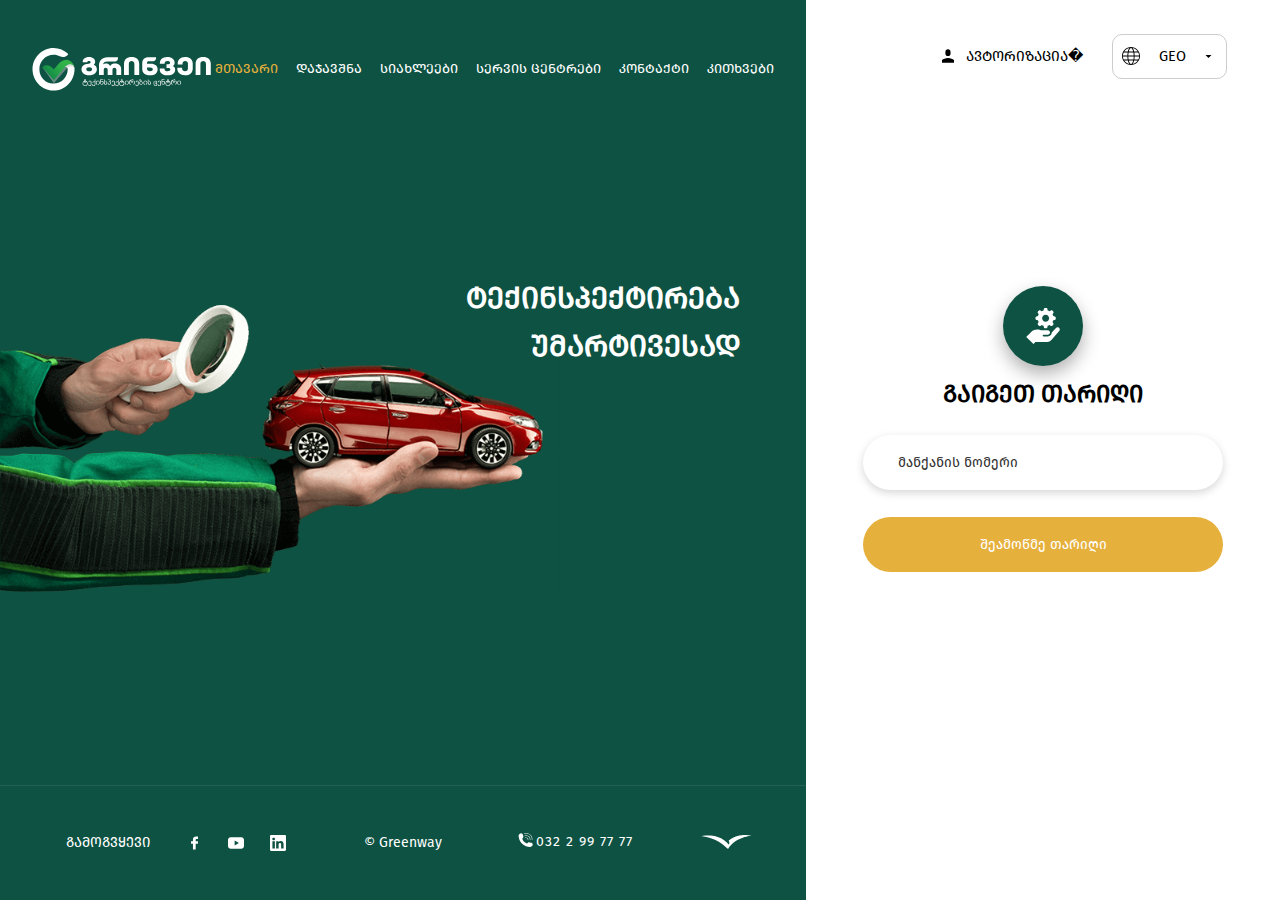
<file: sorce/files/logo/saveweb2zip-com-greenway-ge (1)/index.html>
<!DOCTYPE html><html data-lang="ka" data-page="home" data-browser=""><head>
    <meta charset="utf-8">
    <meta http-equiv="X-UA-Compatible" content="IE=edge">
    <meta name="viewport" content="width=device-width, initial-scale=1.0, maximum-scale=1.0, user-scalable=no">
    <title>ტექდათვალიერება უმარტივესად გრინვეი</title>

    <link href="css/main_1.css" rel="stylesheet">

    <link href="css/main.css" rel="stylesheet">
    <link async="" href="css/fonts.min.css" rel="stylesheet">


    <!-- Google Tag Manager -->
    <script>
    (function (w, d, s, l, i) {
            w[l] = w[l] || []; w[l].push({
                'gtm.start':
                    new Date().getTime(), event: 'gtm.js'
            }); var f = d.getElementsByTagName(s)[0],
                j = d.createElement(s), dl = l != 'dataLayer' ? '&l=' + l : ''; j.async = true; j.src =
                    'https://www.googletagmanager.com/gtm.js?id=' + i + dl; f.parentNode.insertBefore(j, f);
        })(window, document, 'script', 'dataLayer', 'GTM-PHFNTHZ');</script>
    <!-- End Google Tag Manager -->
    <!-- meta tags -->
    <meta name="description" content="გაიგე ტექინსპექტირების თარიღი და ფასი, გაიარე მანქანის ტექდათვალიერება.
">
    <meta name="keywords" content="ტექდათვალიერება, teqdatvaliereba, teqinspeqtireba, PTI, ინსპექტირება, ტექინსპეტირება, ტეხასმოტრი">
    <!-- Open Graph data -->
    <meta property="og:url" content="https://greenway.ge/">
    <meta property="fb:app_id" content="">
    <meta property="og:type" content="website">
    <meta property="og:title" content="გრინვეი - ტექდათვალიერება უმარტივესად ">
    <meta property="og:description" content="ტექდათვალიერება უმარტივესად�
">
    <meta property="og:image" content="images/share-image_364f7884.jpeg">

    <link rel="shortcut icon" type="image/png" href="images/Favicon.ico">
    <link rel="shortcut icon" type="image/png" href="images/Favicon.ico">
    

    <!-- Global site tag (gtag.js) - Google Analytics -->
<script async="" src="https://www.googletagmanager.com/gtag/js?id=UA-130586071-1"></script>
<script>
  window.dataLayer = window.dataLayer || [];
  function gtag(){dataLayer.push(arguments);}
  gtag('js', new Date());

  gtag('config', 'UA-130586071-1');
</script>
</head>

<body class="">
    <!-- Google Tag Manager (noscript) -->
    <noscript>
        <iframe src="https://www.googletagmanager.com/ns.html?id=GTM-PHFNTHZ"
                height="0" width="0" style="display:none;visibility:hidden"></iframe>
    </noscript>
    <!-- End Google Tag Manager (noscript) -->

    
    <div class="container body-content">
        <div class="header">
            <a href="/ka" class="logo white">
                    <img class="white" src="images/greenway-logo-geo.svg" alt="company logo">
                    <img class="blue" src="images/greenway-logo-geo-blue.svg" alt="company logo">

            </a>
            
<div class="menu header-text">
    <ul class="menu-list">
        <li class="active   ">




                <a href="/ka/home">მთავარი</a>
        </li>
        <li class="   ">

                <a href="/ka/booking/prebookingstep">დაჯავშნა</a>
        </li><li class="   ">




                <a href="/ka/news">სიახლეები</a>
        </li>
        <li class="   ">




                <a href="/ka/service-centers">სერვის ცენტრები</a>
        </li>
        <li class="   ">




                <a href="/ka/contact">კონტაქტი</a>
        </li>
        <li class="   ">




                <a href="/ka/faq">კითხვები</a>
        </li>

    </ul>
</div>

                <div class="autorization">
                    


    <span class="auth-icon">
        <svg role="img"><use xlink:href="#icon-auth"></use></svg>
    </span>
        <form data-url="/ka/Account/GetLogin" data-type="post">
            <div class="get_login_form header-text"> ავტორიc1   ზაცია�</div>
        </form>

                </div>

<div class="menu burger header-text">
    <div class="burger-btn">
        <span></span>
        <span></span>
        <span></span>
        <span></span>
    </div>
    <ul class="menu-list">

            <li class="active">
                <a href="/ka/home">მთავარი</a>
            </li>
                <li class="">
                    <a href="/ka/booking/prebookingstep">დაჯავშნა</a>
                </li>
            <li class="">
                <a href="/ka/news">სიახლეები</a>
            </li>
            <li class="">
                <a href="/ka/service-centers">სერვის ცენტრები</a>
            </li>
            <li class="">
                <a href="/ka/contact">კონტაქტი</a>
            </li>
            <li class="">
                <a href="/ka/faq">კითხვები</a>
            </li>
        <li class="social">
            <label class="pre-text">Get In Touch</label>
            <div class="icons">

                    <a target="_blank" href="https://www.facebook.com/umartivesad.ge" class="fb icon">
                        <svg role="img"><use xlink:href="#icon-fb"></use></svg>
                    </a>


                    <a target="_blank" href="https://www.youtube.com/channel/UCGX9bukSLVTSDDS3BKhkTeA" class="youtube icon">
                        <svg role="img"><use xlink:href="#icon-youtube"></use></svg>
                    </a>

                    <a target="_blank" href="https://www.linkedin.com/company/greenway-georgia/" class="in icon">
                        <svg role="img"><use xlink:href="#icon-in"></use></svg>
                    </a>

            </div>
        </li>
        <li class="ls-sect">
            <span class="copyright">© Greenway</span>
            <div>
                <a href="#">
                    <span style="display: inline-block; letter-spacing: 1px; margin:auto">032 2 99 77 77</span>
                </a>
                <div style="height:20px; width:40px;float:right;margin-top:5px;">
                    <a target="_blank" href="https://leavingstone.com" class="ls">
                        <svg role="img"><use xlink:href="#icon-leavingstone"></use></svg>
                    </a>
                </div>
            </div>
        </li>
    </ul>

</div>
<div class="language">
    <span class="lang-icon"><svg role="img"><use xlink:href="#icon-lang"></use></svg></span>
    <label class="current-lang">GEO</label>
    <ul class="lang-list">
                <li style="width:100%"><div><a class="" style=" display: block;" href="/en">EN</a></div></li>
    </ul>
    <span class="lang-dd-icon"><svg role="img"><use xlink:href="#icon-dd-arrow-lang"></use></svg></span>
</div>


<div class="language burger">
    <span class="lang-icon"><svg role="img"><use xlink:href="#icon-lang"></use></svg></span>
    <ul class="lang-list">
                <li><a class="" href="/en">EN</a></li>
    </ul>
</div>

        </div>
        



<link href="css/vanillaCalendar.css" rel="stylesheet">

<div class="animating-container-wrapper">
    <div class="left-animating-content">
        <div class="sequence-container-wrapper">
            <div class="paralax-content">
                <div class="cars-flag item sequence-item animating">

                </div>
                <div class="anim-text-content">
                    <div class="text">
                        ტექინსპექტირება<br>
უმარტივესად
                    </div>
                </div>
            </div>
        </div>
    </div>
</div>

<div class="mobile-form-content">
    <div class="direction-el" data-transform="0">
        <section class="fixed-container welcome-container-wrapper">
            <div class="fixed-container-content welcome-container-content">
                <div class="bluegreen fixed-container-content center-container-content">
                    <div class="section-info-wrapper">
                        <h1 class="title">ტექინსპექტირება<br>უმარტივესად</h1>
                        <div class="image-contaienr">
                            <img src="images/mbile-main-image.png" alt="ტექინსპექტირება უმარტივესად">
                        </div>
                        <div class="page-content">
                            <div class="submit-btn tech-date-form text-center hide-first-form">
                                <svg role="img"><use xlink:href="#icon-registration"></use></svg>
                                შეამოწმე თარიღი
                            </div>
                                <div class="submit-btn btn-border">
                                    <svg role="img"><use xlink:href="#icon-auth"></use></svg>
                                    <form data-url="/ka/Account/GetLogin" data-type="post">
                                        <div class="text-center get_register_form hide-first-form">ავტორიზაცია</div>
                                    </form>
                                </div>
                        </div>

                    </div>
                </div>


            </div>
        </section>
        <section class="fixed-container center-container-wrapper">
            <div class="section-info-wrapper">
                <h1 class="title">ტექინსპექტირება უმარტივესად</h1>
                <div class="image-contaienr">
                    <img src="images/mobile-page-2.png" alt="დარეგისტრირდი და გაიგე ტექინსპექტირების ზუსტი თარიღი">
                </div>
                <div class="page-content">

                    <p class="desc">
                        დარეგისტრირდი და გაიარე ტექინსპექტირება მთელი საქართველოს მასშტაბით
                    </p>
                        <div class="submit-btn">
                            <svg role="img"><use xlink:href="#icon-auth"></use></svg>
                            <form data-url="/ka/Account/GetRegister" data-type="post">
                                <div class="text-center get_register_form hide-first-form">რეგისტრაცია</div>
                            </form>
                        </div>
                </div>

            </div>
        </section>
        <section class="fixed-container final-container-wrapper">
            <div class="rebeccapurple fixed-container-content final-container-content">
                <div class="section-info-wrapper">
                    <h1 class="title">
                        დაჯავშნე ვიზიტი<br>მთელი საქართველოს<br>მასშტაბით
                    </h1>
                    <div class="image-contaienr">
                        <img src="images/mobile-page-3.png" alt="დაჯავშნე ვიზიტი მთელი საქართველოს მასშტაბით">
                    </div>
                    <div class="page-content">
                        <p class="desc">
                            დაჯავშნე ვიზიტი გრინვეის მიერ ავტორიზებულ ნებისმიერ ფილიალში, მთელი საქართველოს მაშტაბით!
                        </p>
                        <div class="submit-btn mobile-booking-btn">
                            <svg role="img"><use xlink:href="#icon-mobile-3"></use></svg>
                            <a href="/ka/booking">
                                <div class="text-center">დაჯავშნე ვიზიტი</div>
                            </a>
                        </div>
                    </div>

                </div>
            </div>
        </section>
    </div>
    <div class="dots">
        <span class="active"></span>
        <span></span>
        <span></span>
    </div>
</div>

<div class="social-modal content-container">
    <div class="social-modal-content on-click-disable">
        <div class="close-icon"></div>
        <p class="title header-text">მოიწონე ჩვენი გვერდი</p>
        <div class="fb-page" data-href="https://www.facebook.com/umartivesad.ge" data-width="380" data-hide-cover="false" data-show-facepile="true">
        </div>
    </div>
</div>

<script src="js/js.cookie.min.js"></script>




            <footer>
                <div class="social">
                    <label class="pre-text header-text">გამოგვყევი</label>
                        <a target="_blank" href="https://www.facebook.com/umartivesad.ge" class="fb icon">
                            <svg role="img"><use xlink:href="#icon-fb"></use></svg>
                        </a>


                        <a target="_blank" href="https://www.youtube.com/channel/UCGX9bukSLVTSDDS3BKhkTeA" class="youtube icon">
                            <svg role="img"><use xlink:href="#icon-youtube"></use></svg>
                        </a>

                        <a target="_blank" href="https://www.linkedin.com/company/greenway-georgia/" class="in icon">
                            <svg role="img"><use xlink:href="#icon-in"></use></svg>
                        </a>

                </div>
                <span class="copyright">© Greenway</span>
                <div>
                    <a href="#">
                        <span style="display: inline-block; letter-spacing: 1px; "><img src="images/phone_icon.svg" alt="company logo" style="width: 20px; height: 20px; display: inline-block; vertical-align: bottom; ">032 2 99 77 77</span>
                    </a>

                    <div style="height:20px; width:40px;float:right;margin-top:5px;">
                        <a target="_blank" href="https://leavingstone.com" class="ls">
                            <svg role="img"><use xlink:href="#icon-leavingstone"></use></svg>
                        </a>
                    </div>
                </div>



            </footer>
    </div>
        <div class="right-bar">
            <div class="header">
                <div class="header-content">
                    <div class="autorization">
                        


    <span class="auth-icon">
        <svg role="img"><use xlink:href="#icon-auth"></use></svg>
    </span>
        <form data-url="/ka/Account/GetLogin" data-type="post">
            <div class="get_login_form header-text"> ავტორიზაცია�</div>
        </form>

                    </div>
                    
<div class="language">
    <span class="lang-icon"><svg role="img"><use xlink:href="#icon-lang"></use></svg></span>
    <label class="current-lang">GEO</label>
    <ul class="lang-list">
                <li style="width:100%"><div><a class="" style=" display: block;" href="/en">EN</a></div></li>
    </ul>
    <span class="lang-dd-icon"><svg role="img"><use xlink:href="#icon-dd-arrow-lang"></use></svg></span>
</div>


                </div>
            </div>
            <div class="content scrollable-box" style="overflow:scroll" id="right_bar_content">
                <div class="form-content reset-height">
                    <section class="calculate-price">
                        

<div class="section-info-wrapper">
    <div class="settings-icon">
        <svg role="img"><use xlink:href="#icon-registration"></use></svg>
    </div>
    <h1 class="title">გაიგეთ თარიღი</h1>
</div>

<div class="calculate-price-form form-container">
    <form data-url="/ka/Home/CalculatePrice" data-type="post" class="car-info-form default-form">
        <input name="__RequestVerificationToken" type="hidden" value="VaVPtWDyQVGz9q2sBHdDZRvKJWAoXVHG9BebARK-2wZIObAUYfvoHjLHgo2Y8t4sPeZ2XXcFmSrZcyxw7zlMx5yaffJLJ-sIwdP9Imoxk1g1">
        <div class="validate-input">
            <input autofocus="autofocus" class="form-input text-box single-line" data-val="true" data-val-carnumbervalidate="asdasd" data-val-required="მანქანის ნომერი სავალდებულო ველია" id="RegistrationNumber" name="RegistrationNumber" placeholder="მანქანის ნომერი" type="text" value="">
            <span class="field-validation-valid" data-valmsg-for="RegistrationNumber" data-valmsg-replace="true"></span>
        </div>
       
        <button type="button" class="submit_car_info submit-btn">შეამოწმე თარიღი</button>
    </form>
</div>


                    </section>
                </div>
            </div>
            <div class="loader-container">
                <span class="loader"></span>
            </div>
        </div>
    <div id="svg-icons-container" class="hidden">

        <!--? version="1.0" encoding="UTF-8"?--><svg xmlns="http://www.w3.org/2000/svg" xmlns:xlink="http://www.w3.org/1999/xlink"><defs><path id="icon-car-slider-arrow-a" d="M0 0h104v189.1H0z"></path><path id="icon-live-a" d="M0 0h69.1v41H0z"></path><path id="icon-mobile-3-a" d="M0 0h468.3v646.3H0z"></path><path id="SVGID_1_" d="M0 0h402.2v306H0z"></path><path id="icon-remove-a" d="M0 0h249.1v340.2H0z"></path></defs><symbol id="icon-auth" viewBox="0 0 55.4 62.6"><path d="M27 31.7h1.1c6.2 0 11.3-5 11.3-11.3v-9.2C39.4 5 34.4 0 28.2 0H27c-6.2 0-11.3 5-11.3 11.3v9.2c.1 6.2 5.1 11.2 11.3 11.2zm26.9 17.2c-3.7-2.6-14-8.4-26.1-8.5h-.1-.1c-12.1.1-22.4 5.9-26.1 8.5-.5.3-.9.6-1.2 1.4-.3.7-.3 2-.3 2v10.3h55.4V52.3s0-1.3-.3-2-.7-1-1.2-1.4z"></path></symbol><symbol id="icon-car-slider-arrow" viewBox="0 0 104 189.1"><clipPath id="icon-car-slider-arrow-b"><use xlink:href="#icon-car-slider-arrow-a" overflow="visible"></use></clipPath><path d="M26.3 99.6l-.1-.2-.1-.1v-.1l-.1-.1V99h-.2v-.1l-.1-.1v-.1l-.1-.1v-.1l-.1-.1v-.1l-.1-.1-.1-.1-.1-.2c-.5-1-.7-2.2-.7-3.4 0-1.2.3-2.3.7-3.4l.1-.2.1-.1.1-.1v-.1l.1-.1v-.1l.1-.1v-.1l.1-.1V90l.1-.1v-.1l.1-.1v-.1l.1-.1.1-.1.6-.6 2.3-2.3h-.4l71.4-71.4c3.1-3.1 3.1-8.2 0-11.3C97 .7 91.9.7 88.8 3.8l-85 85-.6.6-.1.1-.1.1v.1l-.1.3v.1l-.1.1v.1l-.1.1v.1l-.1.1v.1l-.1.1v.1l-.1.1h-.1l-.1.2c-.5 1-.7 2.2-.7 3.4 0 1.2.3 2.3.7 3.4l.1.2.1.1.1.1v.1l.1.1v.1l.1.1v.1l.1.1v.1l.1.1v.1l.1-.1v.1l.1.1.1.1.6.6 85 85c3.1 3.1 8.2 3.1 11.3 0 3.1-3.1 3.1-8.2 0-11.3l-71.4-71.4h.4l-2.3-2.3-.5-.5" clip-path="url(#icon-car-slider-arrow-b)" fill-rule="evenodd" clip-rule="evenodd"></path><path d="M26.3 99.6h0l-.1-.2h0l-.1-.1v-.1l-.1-.1V99h-.2v-.1l-.1-.1v-.1l-.1-.1v-.1l-.1-.1v-.1l-.1-.1h0l-.1-.1h0l-.1-.2h0c-.5-1-.7-2.2-.7-3.4 0-1.2.3-2.3.7-3.4h0l.1-.2h0l.1-.1h0l.1-.1v-.1l.1-.1v-.1l.1-.1v-.1l.1-.1V90l.1-.1v-.1l.1-.1v-.1l.1-.1h0l.1-.1h0l.6-.6 2.3-2.3h-.4l71.4-71.4c3.1-3.1 3.1-8.2 0-11.3C97 .7 91.9.7 88.8 3.8l-85 85-.6.6h0l-.1.1h0l-.1.1v.1l-.1.3v.1l-.1.1v.1l-.1.1v.1l-.1.1v.1l-.1.1v.1l-.1.1h0-.1 0l-.1.2h0c-.5 1-.7 2.2-.7 3.4 0 1.2.3 2.3.7 3.4h0l.1.2h0l.1.1h0l.1.1v.1l.1.1v.1l.1.1v.1l.1.1v.1l.1.1v.1l.1-.1v.1l.1.1h0l.1.1h0l.6.6 85 85c3.1 3.1 8.2 3.1 11.3 0 3.1-3.1 3.1-8.2 0-11.3l-71.4-71.4h.4l-2.3-2.3-.5-.5z" clip-path="url(#icon-car-slider-arrow-b)" fill="none" stroke="#000" stroke-width="3" stroke-miterlimit="10"></path></symbol><symbol id="icon-contact-email" viewBox="0 0 78 57"><path d="M55.1 29.3l22.5 22.5c.3-.8.4-1.6.4-2.5V7.7c0-.4 0-.9-.1-1.3L55.1 29.3zM41.8 36.9L76.1 2.6C74.6 1 72.6 0 70.3 0H7.7C5.4 0 3.3 1 1.9 2.6l34.3 34.3c1.6 1.5 4 1.5 5.6 0"></path><path d="M44.6 39.7C43.1 41.2 41.1 42 39 42c-2.1 0-4.1-.8-5.6-2.3l-7.6-7.6-23.1 23c1.4 1.2 3.1 1.9 5 1.9h62.5c1.9 0 3.7-.7 5-1.9l-23-23-7.6 7.6zM22.9 29.3L.1 6.4c-.1.5-.1.9-.1 1.3v41.5c0 .9.2 1.7.4 2.5l22.5-22.4z"></path></symbol><symbol id="icon-contact-location" viewBox="0 0 67 89.9"><path d="M67 33.5C67 15 52 0 33.5 0S0 15 0 33.5C0 40.3 2.1 46.7 5.6 52v.1c.6.8 1.2 1.7 1.8 2.4l26.1 35.3S60.8 52.9 61.4 52v-.1c3.5-5.2 5.6-11.6 5.6-18.4M33.5 47C26 47 20 41 20 33.5S26 20 33.5 20 47 26 47 33.5 41 47 33.5 47"></path></symbol><symbol id="icon-contact-mobile" viewBox="0 0 60 53.8"><path d="M52 0H8C3.6 0 0 3.6 0 8v26c0 4.4 3.6 8 8 8h2v9.8c0 1.8 2.2 2.7 3.4 1.4L24.7 42H52c4.4 0 8-3.6 8-8V8c0-4.4-3.6-8-8-8zM17.1 24.3c-2.2 0-4-1.8-4-4s1.8-4 4-4 4 1.8 4 4-1.8 4-4 4zm12.9 0c-2.2 0-4-1.8-4-4s1.8-4 4-4 4 1.8 4 4-1.8 4-4 4zm12.9 0c-2.2 0-4-1.8-4-4s1.8-4 4-4 4 1.8 4 4-1.8 4-4 4z"></path></symbol><symbol id="icon-contact-phone" viewBox="0 0 60 60"><path d="M58.7 46c1.6 1.3 1.8 3.5.3 5l-6.5 6.5c-6.6 6.6-26.6-1.1-37.7-12.3C3.5 34.2-4.1 14.1 2.4 7.6L9 1c1.5-1.5 3.7-1.3 5 .3l7.9 10.1c1.3 1.6 1.1 4.2-.4 5.7l-4.3 4.3c-1.5 1.5-1.8 4.1-.8 6 0 0 2.1 4.3 7 9.2s9.2 7 9.2 7c1.8 1.1 4.5.7 6-.8l4.3-4.3c1.5-1.5 4-1.6 5.7-.4L58.7 46z"></path></symbol><symbol id="icon-dd-arrow-lang" viewBox="0 0 26 13"><path d="M0 0l13 13L26 0z"></path></symbol><symbol id="icon-edit-img-mobile" viewBox="0 0 14 14"><path class="st0" d="M3.1 0C1.4 0 0 1.4 0 3.1v5.7C0 10.6 1.4 12 3.1 12h4.2c.6 1.2 1.8 2 3.1 2 1.9 0 3.5-1.6 3.5-3.5 0-1.4-.8-2.6-2-3.1V3.1C12 1.4 10.6 0 8.9 0H3.1zm0 1h5.7C10 1 11 2 11 3.1V7h-.5c-.8 0-1.5.2-2.1.7-.7-.4-1.5-.7-2.3-.7 1.3 0 2.4-1.1 2.4-2.5S7.4 2 6 2 3.5 3.1 3.5 4.5c0 1.3 1.1 2.4 2.4 2.5-2 0-3.8 1.2-4.5 3-.3-.3-.4-.7-.4-1.1V3.1C1 2 2 1 3.1 1m7.4 7c1.4 0 2.5 1.1 2.5 2.5S11.9 13 10.5 13 8 11.9 8 10.5 9.1 8 10.5 8m0 .8l-1.8 1.3.6.8.7-.5V12h1v-1.6l.7.5.6-.8-1.8-1.3z"></path></symbol><symbol id="icon-edit-img" viewBox="0 0 60 59.1"><path class="st0" d="M34 55.7c0 2.2 1.8 3.7 3.9 3.2 0 0-1.2.3.1 0C50.7 55.4 60 43.8 60 30 60 13.4 46.6 0 30 0S0 13.4 0 30c0 13.8 9.3 25.4 22 28.9 1.3.4.1 0 .1 0 2.2.4 3.9-1 3.9-3.2v-25c0-.6-.3-.7-.7-.3l-4.4 4.4c-3.8 3.8-9.4-1.8-5.7-5.6L27.4 17c1.4-1.4 3.6-1.4 5 0l12.3 12.2c3.8 3.8-1.9 9.4-5.6 5.7-1.2-1.2-4.4-4.5-4.4-4.5-.4-.4-.7-.3-.7.3v25z"></path></symbol><symbol id="icon-edit" viewBox="0 0 21.9 21.9"><path class="st0" d="M6.5 19.7L19.2 6.9 15 2.7 2.3 15.4l4.2 4.3zm-.8.5l-5 1.7c-.4.1-.8-.2-.7-.6l1.7-5 4 3.9zm14.2-14l1.4-1.4c.8-.8.8-2.1 0-2.8L19.9.6c-.8-.8-2.1-.8-2.8 0L15.7 2l4.2 4.2z"></path></symbol><symbol id="icon-faq" viewBox="0 0 90 90"><path class="st0" d="M45 0C20.1 0 0 20.1 0 45s20.1 45 45 45 45-20.1 45-45S69.9 0 45 0m5 70H40V60h10v10zm4-23c-2.5 1.9-4 4.6-4 7.4v.6H40v-.6c0-6 2.9-11.6 8-15.4 1.3-1 2.1-2.5 2-4.2-.1-2.6-2.3-4.8-4.9-4.9-1.4 0-2.7.5-3.6 1.4-1 .9-1.5 2.2-1.5 3.6H30c0-4.1 1.6-7.9 4.5-10.8 2.9-2.8 6.8-4.4 10.9-4.2 7.8.2 14.4 6.8 14.6 14.6.1 4.9-2.1 9.6-6 12.5"></path></symbol><symbol id="icon-fb" viewBox="0 0 52 96.1"><path d="M50 0H37.5c-14 0-23.1 9.3-23.1 23.7v10.9H2c-1.1 0-2 .9-2 2v15.8c0 1.1.9 2 2 2h12.5v39.9c0 1.1.9 2 2 2h16.4c1.1 0 2-.9 2-2v-40h14.7c1.1 0 2-.9 2-2V36.5c0-.5-.2-1-.6-1.4-.4-.4-.9-.6-1.4-.6H34.8v-9.2c0-4.4 1.1-6.7 6.8-6.7H50c1.1 0 2-.9 2-2V2c0-1.1-.9-2-2-2"></path></symbol><symbol id="icon-goback" viewBox="0 0 49.8 40"><path d="M25.7 40l-18-18h42.1v-4H7.7l18-18H20L0 20l20 20z"></path></symbol><symbol id="icon-gotomap"><path fill="none" d="M0 0h24v24H0V0z"></path><path d="M22.43 10.59l-9.01-9.01c-.75-.75-2.07-.76-2.83 0l-9 9c-.78.78-.78 2.04 0 2.82l9 9c.39.39.9.58 1.41.58.51 0 1.02-.19 1.41-.58l8.99-8.99c.79-.76.8-2.02.03-2.82zm-10.42 10.4l-9-9 9-9 9 9-9 9zM8 11v4h2v-3h4v2.5l3.5-3.5L14 7.5V10H9c-.55 0-1 .45-1 1z"></path></symbol><symbol id="icon-in" viewBox="0 0 430.117 430.118"><path d="M398.355 0H31.782C14.229 0 .002 13.793.002 30.817v368.471c0 17.025 14.232 30.83 31.78 30.83h366.573c17.549 0 31.76-13.814 31.76-30.83V30.817C430.115 13.798 415.904 0 398.355 0zM130.4 360.038H65.413V165.845H130.4v194.193zM97.913 139.315h-.437c-21.793 0-35.92-14.904-35.92-33.563 0-19.035 14.542-33.535 36.767-33.535 22.227 0 35.899 14.496 36.331 33.535 0 18.663-14.099 33.563-36.741 33.563zm266.746 220.723h-64.966v-103.9c0-26.107-9.413-43.921-32.907-43.921-17.973 0-28.642 12.018-33.327 23.621-1.736 4.144-2.166 9.94-2.166 15.728v108.468h-64.954s.85-175.979 0-194.192h64.964v27.531c8.624-13.229 24.035-32.1 58.534-32.1 42.76 0 74.822 27.739 74.822 87.414v111.351zM230.883 193.99c.111-.182.266-.401.42-.614v.614h-.42z"></path></symbol><symbol id="icon-info" viewBox="0 0 56 56"><path d="M25.9 22.9H30v18h-4.1zM25.9 15.1H30v4.2h-4.1z"></path><path class="st0" d="M28 56C12.5 56 0 43.5 0 28S12.5 0 28 0s28 12.5 28 28-12.5 28-28 28m0-51.8C14.8 4.2 4.2 14.8 4.2 28c0 13.2 10.7 23.8 23.8 23.8 13.2 0 23.8-10.7 23.8-23.8C51.8 14.8 41.2 4.2 28 4.2"></path></symbol><symbol id="icon-inspection-result" viewBox="0 0 86 90"><path d="M83 7H70V0h-6v7H23V0h-6v7H3c-1.7 0-3 1.3-3 3v77c0 1.7 1.3 3 3 3h80c1.7 0 3-1.3 3-3V10c0-1.7-1.3-3-3-3zM28.1 79.8h-17v-17h17v17zm0-22.9h-17v-17h17v17zm23.5 22.9h-17v-17h17v17zm0-22.9h-17v-17h17v17zm23.3 22.9h-17v-17h17v17zm0-22.9h-17v-17h17v17zM80 30H6V13h11v7h6v-7h41v7h6v-7h10v17z"></path></symbol><symbol id="icon-inspection-zip" viewBox="0 0 93.1 133"><path d="M76.5 0L0 76.5h31.3L16.6 133l76.5-76.5H61.7z"></path></symbol><symbol id="icon-lang" viewBox="0 0 20 20"><path d="M10 0C4.5 0 0 4.5 0 10s4.5 10 10 10 10-4.5 10-10S15.5 0 10 0m0 19c-.8 0-1.8-1.5-2.4-4h4.9c-.7 2.5-1.7 4-2.5 4m-2.7-5c-.1-1-.3-2.2-.3-3.5h6c0 1.3-.1 2.5-.3 3.5H7.3zM1 10.5h5c0 1.2.1 2.4.3 3.5H1.9c-.5-1.1-.8-2.2-.9-3.5M10 1c.8 0 1.8 1.5 2.4 4H7.6c.6-2.5 1.6-4 2.4-4m2.7 5c.1 1 .3 2.2.3 3.5H7c0-1.3.2-2.5.3-3.5h5.4zM6 9.5H1c.1-1.3.4-2.4.9-3.5h4.4C6.1 7.1 6 8.3 6 9.5m8 1h5c-.1 1.3-.4 2.4-.9 3.5h-4.4c.2-1.1.3-2.3.3-3.5m0-1c0-1.2-.1-2.4-.3-3.5h4.4c.5 1.1.9 2.2.9 3.5h-5zM17.5 5h-4c-.4-1.6-.9-2.9-1.6-3.8 2.3.5 4.3 1.9 5.6 3.8M8.1 1.2c-.7.9-1.2 2.2-1.6 3.8h-4c1.3-1.9 3.3-3.3 5.6-3.8M2.5 15h4c.4 1.6.9 2.9 1.6 3.8-2.3-.5-4.3-1.9-5.6-3.8m9.4 3.8c.6-.9 1.2-2.2 1.6-3.8h4c-1.3 1.9-3.3 3.3-5.6 3.8"></path></symbol><symbol id="icon-leavingstone" viewBox="0 0 150 41.8"><path d="M150 2.5S114.3-8.8 81.3 16.9c0 0 4.8 5 .4 11.6C51.9-8.8 0 3.4 0 3.4s43.6 1.1 79.6 38.4C103.4 4.7 150 2.5 150 2.5"></path></symbol><symbol id="icon-live" viewBox="0 0 69.1 41"><path class="st0" d="M6.5 0h38.8c3.6 0 6.5 2.9 6.5 6.5v6l10.5-7.4c1.9-1.4 4.6-.9 6 1 .5.8.8 1.6.8 2.5v25.9c0 2.4-1.9 4.3-4.3 4.3-1 0-2-.4-2.7-.9l-10.2-7.2v3.9c0 3.6-2.9 6.5-6.5 6.5H6.5C2.9 41 0 38.1 0 34.5v-28C0 2.9 2.9 0 6.5 0"></path></symbol><symbol id="icon-lock" viewBox="0 0 43.2 56.32"><g data-name="Layer 2"><path d="M4.87 16.91v5.89h-.42A4.45 4.45 0 0 0 0 27.26v24.6a4.45 4.45 0 0 0 4.45 4.46h34.3a4.45 4.45 0 0 0 4.45-4.46v-24.6a4.45 4.45 0 0 0-4.45-4.46h-.12v-5.89a16.88 16.88 0 1 0-33.76 0zm19.44 23.7a.9.9 0 0 0-.42.91v5.41a1.88 1.88 0 0 1-1 1.81 2.1 2.1 0 0 1-3.13-1.81v-5.41a.86.86 0 0 0-.42-.85 4.16 4.16 0 0 1 3.19-7.46A4.24 4.24 0 0 1 26 37.3a3.8 3.8 0 0 1-1.69 3.31zm-12-23.7a9.51 9.51 0 1 1 19 0v5.89h-19z" data-name="Layer 1"></path></g></symbol><symbol id="icon-logoff" viewBox="0 0 21.3 22.6"><path d="M10 .5h1.3v11.4H10z"></path><path class="st0" d="M10 .5h1.3v11.4H10z"></path><path class="st1" d="M16.4 3.6l-.7 1c2.4 1.7 3.8 4.4 3.8 7.3 0 4.9-4 8.9-8.9 8.9s-8.9-4-8.9-8.9c0-2.9 1.4-5.6 3.8-7.3l-.7-1C2.1 5.5.4 8.6.4 11.9.4 17.5 4.9 22 10.5 22s10.1-4.5 10.1-10.1c.2-3.3-1.5-6.4-4.2-8.3"></path><path class="st0" d="M16.4 3.6l-.7 1c2.4 1.7 3.8 4.4 3.8 7.3 0 4.9-4 8.9-8.9 8.9s-8.9-4-8.9-8.9c0-2.9 1.4-5.6 3.8-7.3l-.7-1C2.1 5.5.4 8.6.4 11.9.4 17.5 4.9 22 10.5 22s10.1-4.5 10.1-10.1c.2-3.3-1.5-6.4-4.2-8.3z"></path></symbol><symbol id="icon-messanger" viewBox="0 0 512 512"><path d="M256 0C114.6 0 0 106.1 0 237c0 74.6 37.2 141.1 95.4 184.6V512l87.2-47.8c23.3 6.4 47.9 9.9 73.4 9.9 141.4 0 256-106.1 256-237C512 106.1 397.4 0 256 0m25.4 319.2l-65.2-69.5-127.1 69.5L229 170.7l66.8 69.5 125.6-69.5-140 148.5z"></path></symbol><symbol id="icon-mobile-3" viewBox="0 0 468.3 646.3"><path class="st0" d="M234.2 0C104.8 0 0 104.8 0 234.2 0 348 181.6 586.5 224.9 641.8c4.7 6 13.7 6 18.4 0 43.4-55.3 224.9-293.8 224.9-407.6C468.3 104.8 363.5 0 234.2 0m-.2 393.8c-88.2 0-159.7-71.5-159.7-159.7C74.4 146 145.9 74.5 234 74.5c88.2 0 159.7 71.5 159.7 159.7 0 88.1-71.5 159.6-159.7 159.6"></path><path class="st0" d="M233.5 234.5c31.8 0 57.5-25.8 57.5-57.5 0-31.8-25.8-57.5-57.5-57.5S176 145.2 176 177s25.8 57.5 57.5 57.5M247.6 248.5h-27.1c-47.1 0-86 34.9-92.3 80.2 27.3 26.6 64.6 43 105.8 43s78.5-16.4 105.8-43c-6.3-45.3-45.2-80.2-92.2-80.2"></path></symbol><symbol id="icon-news-share" viewBox="0 0 93.4 93.4"><path class="st0" d="M46.7 0C20.9 0 0 20.9 0 46.7s20.9 46.7 46.7 46.7 46.7-20.9 46.7-46.7S72.5 0 46.7 0m5.8 64.2V52.5s-23.4-5.8-35 11.7c0-19.3 15.7-35 35-35V17.5l23.4 23.4-23.4 23.3z"></path></symbol><symbol id="icon-news-subscribe" viewBox="0 0 49.8 40"><path d="M24.2 0l18 18H0v4h42.2l-18 18h5.6l20-20-20-20z"></path></symbol><symbol id="icon-newspaper" viewBox="0 0 512 512"><circle cx="256" cy="256" r="256"></circle><path d="M256 469.334c-117.631 0-213.333-95.702-213.333-213.333S138.369 42.667 256 42.667c117.636 0 213.333 95.702 213.333 213.334S373.636 469.334 256 469.334z"></path><path d="M195.111 259.494H144v98.95C144 372.558 155.442 384 169.556 384c14.113 0 25.555-11.442 25.555-25.556v-98.95z" opacity=".3"></path><path d="M205.111 144v105.492h-.001v108.95c0 10.03-4.192 19.087-10.896 25.558h164.23C372.558 384 384 372.318 384 357.908V144H205.111zm24.334 31.26h58.888v100.4h-58.888v-100.4zm133.693 179.705h-146.36v-10h146.36v10zm0-34.033h-146.36v-10h146.36v10zm0-64.238h-55v-10h55v10zm0-30.771h-55v-10h55v10zm0-30.772h-55v-10h55v10z" opacity=".3"></path><g fill="#FFF"><path d="M187.11 251.494H136v98.95C136 364.558 147.442 376 161.556 376c14.113 0 25.555-11.442 25.555-25.556v-98.95z"></path><path d="M197.111 136v105.492h-.001v108.95c0 10.03-4.192 19.087-10.896 25.558h164.23C364.558 376 376 364.318 376 349.908V136H197.111zm24.334 31.26h58.888v100.4h-58.888v-100.4zm133.693 179.705h-146.36v-10h146.36v10zm0-34.033h-146.36v-10h146.36v10zm0-64.238h-55v-10h55v10zm0-30.771h-55v-10h55v10zm0-30.772h-55v-10h55v10z"></path></g></symbol><symbol id="icon-phone-contact" viewBox="0 0 32.666 32.666"><path d="M28.189 16.504h-1.666c0-5.437-4.422-9.858-9.856-9.858l-.001-1.664c6.355-.003 11.523 5.167 11.523 11.522zM16.666 7.856l-.001 1.664a6.987 6.987 0 0 1 6.981 6.983l1.666-.001c0-4.767-3.876-8.646-8.646-8.646zM16.333 0C7.326 0 0 7.326 0 16.334c0 9.006 7.326 16.332 16.333 16.332a1.007 1.007 0 1 0 0-2.016c-7.896 0-14.318-6.424-14.318-14.316 0-7.896 6.422-14.319 14.318-14.319S30.65 8.439 30.65 16.334c0 3.299-1.756 6.568-4.269 7.954a6.172 6.172 0 0 1-2.959.761 4.733 4.733 0 0 0 1.591-1.529c.08-.121.186-.228.238-.359.328-.789.357-1.684.555-2.518.243-1.064-4.658-3.143-5.084-1.814-.154.492-.39 2.048-.699 2.458-.275.366-.953.192-1.377-.168-1.117-.952-2.364-2.351-3.458-3.457l.002-.001-.092-.092c-.031-.029-.062-.062-.093-.092v.002c-1.106-1.096-2.506-2.34-3.457-3.459-.36-.424-.534-1.102-.168-1.377.41-.311 1.966-.543 2.458-.699 1.326-.424-.75-5.328-1.816-5.084-.832.195-1.727.227-2.516.553-.134.057-.238.16-.359.24-2.799 1.774-3.16 6.082-.428 9.292a75.688 75.688 0 0 0 3.245 3.576l-.006.004c.031.031.063.06.095.09.03.031.059.062.088.095l.006-.006c1.16 1.118 2.535 2.765 4.769 4.255 4.703 3.141 8.312 2.264 10.438 1.098 3.67-2.021 5.312-6.338 5.312-9.719C32.666 7.326 25.339 0 16.333 0z"></path></symbol><symbol id="icon-registration" viewBox="0 0 91.5 98"><path class="rrr" d="M89.9 62.9L68.6 87.3c-2.8 3.3-6.9 5.1-11.3 5.1h-32L19.8 98 0 78.7l14.2-14.1c5.9-5.8 14.6-7.8 22.4-5.1l3.1 1.1h19.2c3.4 0 6.1 2.8 6 6.2-.1 3.3-3 5.9-6.3 5.9H47.1c-1.3 0-2.3 1.1-2.3 2.3 0 1.3 1.1 2.3 2.3 2.3H58.7c5.9 0 10.8-4.7 11-10.4v-.1l10.7-12c2.3-2.6 6.2-3 8.9-.9 2.6 2.3 2.9 6.4.6 9M25.3 29.4v-3.5c0-1.5 1.1-2.9 2.6-3.1l4.1-.7c.5-1.8 1.2-3.6 2.1-5.2l-2.4-3.4c-.9-1.3-.7-3 .4-4.1l2.5-2.5c1.1-1.1 2.8-1.3 4.1-.4l3.4 2.4c1.6-.9 3.4-1.6 5.2-2.1l.7-4.1c.3-1.6 1.6-2.7 3.1-2.7h3.6c1.5 0 2.9 1.1 3.1 2.6l.7 4.1c1.8.6 3.6 1.3 5.2 2.2l3.4-2.4c1.3-.9 3-.7 4.1.4l2.5 2.5c1.1 1.1 1.2 2.8.4 4.1l-2.4 3.4c.9 1.6 1.6 3.3 2.1 5.2l4.1.7c1.5.3 2.6 1.6 2.6 3.1v3.5c0 1.5-1.1 2.9-2.6 3.1l-4.2.7c-.5 1.8-1.2 3.6-2.1 5.2l2.4 3.4c.9 1.3.7 3-.4 4.1l-2.5 2.5c-1.1 1.1-2.8 1.2-4.1.4l-3.3-2.5c-1.6.9-3.3 1.6-5.2 2.1l-.7 4.1c-.3 1.5-1.6 2.6-3.1 2.6h-3.5c-1.5 0-2.9-1.1-3.1-2.6l-.7-4.1c-1.8-.5-3.6-1.2-5.2-2.1l-3.5 2.4c-1.3.9-3 .7-4.1-.4l-2.5-2.5c-1.1-1.1-1.2-2.8-.4-4.1l2.4-3.4c-.9-1.6-1.6-3.3-2.1-5.2l-4.1-.7c-1.5-.2-2.6-1.5-2.6-3m18.1-1.8c0 5.2 4.2 9.5 9.5 9.5s9.5-4.2 9.5-9.5c0-5.2-4.2-9.5-9.5-9.5s-9.5 4.3-9.5 9.5"></path></symbol><symbol id="icon-reminder-bell" viewBox="0 0 402.2 306"><style>.bell-st0,.bell-st1{clip-path:url(index.html#SVGID_1_)}.bell-st1{fill:none;stroke:#21544b;stroke-width:8;stroke-miterlimit:10}</style><path class="bell-st0" d="M276.7 199.3c-4.5-8.6-6.9-18.1-7-27.8l-.1-48.9c.1-18.2-6.9-35.8-19.5-48.9-12.7-13.1-30.1-20.5-48.3-20.4-38.2 0-69.2 31-69.2 69.2l-.1 52.5c0 7.3-1.8 14.5-5.3 21l-9.6 18c-1.9 3.5-.5 8 3 9.8 1.1.6 2.2.9 3.4.9h50.1c2.4 16.1 13.4 27.9 27 27.9s24.6-11.8 27-27.9h50.1c4 0 7.3-3.3 7.3-7.3 0-1.2-.3-2.4-.9-3.4l-7.9-14.7z"></path><path class="bell-st0" d="M201.1 253.3c-13.6 0-24.9-11.4-27.5-27.9h-49.5c-4.4 0-8-3.6-8-8 0-1.3.3-2.6.9-3.7l9.6-18c3.4-6.4 5.2-13.5 5.2-20.7l.1-52.5c0-38.6 31.3-69.9 69.9-69.9 18.4-.1 36 7.3 48.8 20.6 12.8 13.2 19.8 31 19.7 49.3l.1 48.9c0 9.6 2.4 19 6.9 27.4l7.9 14.8c2.1 3.9.6 8.7-3.3 10.8-1.2.6-2.4.9-3.7.9h-49.5c-2.7 16.6-14 28-27.6 28m.7-199.3c-37.8 0-68.5 30.7-68.5 68.5l-.1 52.5c0 7.4-1.8 14.8-5.3 21.3l-9.6 18c-1.7 3.2-.5 7.2 2.7 8.9 1 .5 2 .8 3.1.8h50.7l.1.6c2.4 16.1 13.2 27.3 26.3 27.3s23.9-11.2 26.3-27.3l.1-.6h50.7c3.6 0 6.6-2.9 6.6-6.6 0-1.1-.3-2.1-.8-3.1l-7.9-14.8c-4.6-8.6-7-18.3-7-28.1l-.1-48.9c.1-18-6.8-35.4-19.3-48.4-12.7-12.9-30-20.2-48-20.1"></path><circle class="bell-st1" cx="201.1" cy="153" r="149"></circle><path class="bell-st1" d="M61.7 292.4c-77-77-77-201.8 0-278.8M340.5 13.6c77 77 77 201.8 0 278.8"></path></symbol><symbol id="icon-remove" viewBox="0 0 249.1 340.2"><path class="st0" d="M231.1 43.3H170V15.8C170 7.1 162.9 0 154.2 0H94.9C86.2 0 79 7.1 79 15.8v27.5H17.9C8 43.3 0 51.3 0 61.2c0 9.9 8 17.9 17.9 17.9h213.2c9.9 0 17.9-8 17.9-17.9.1-9.9-8-17.9-17.9-17.9M104 25h41v17.8h-41V25zM231.1 93.1H17.9c-.9 0-1.8 0-2.7-.1-.3 1.8-.3 3.8-.1 5.7l25 226.3c1 8.7 6.6 15.1 13.3 15.1h142.3c6.7 0 12.3-6.5 13.3-15.1l24.9-226.3c.2-2 .2-3.9-.1-5.7-.9 0-1.8.1-2.7.1M80 304.9c-.4 0-.7.1-1.1.1-4.9 0-9.1-3.7-9.7-8.7L50.4 124.5c-.6-5.4 3.3-10.2 8.6-10.8 5.4-.6 10.2 3.3 10.8 8.6L88.7 294c.6 5.4-3.3 10.3-8.7 10.9m54.3-9.7c0 5.4-4.4 9.8-9.8 9.8s-9.8-4.4-9.8-9.8V123.5c0-5.4 4.4-9.8 9.8-9.8s9.8 4.4 9.8 9.8v171.7zm64.4-170.7l-18.9 171.7c-.6 5-4.8 8.7-9.7 8.7-.4 0-.7 0-1.1-.1-5.4-.6-9.2-5.4-8.6-10.8l18.9-171.7c.6-5.4 5.4-9.2 10.8-8.6 5.3.7 9.2 5.5 8.6 10.8"></path></symbol><symbol id="icon-resend-code" viewBox="0 0 87.5 73.5"><path d="M0 0v53h29.8v-4H4V4h79.5v45H51.7l18-18-2.8-2.8-22.6 22.6 22.6 22.7 2.8-2.9L52.1 53h35.4V0z"></path></symbol><symbol id="icon-s-centers-arrow" viewBox="0 0 20 20"><path class="st0" d="M19.7 9.3l-9-9c-.4-.4-1-.4-1.4 0l-9 9c-.4.4-.4 1 0 1.4l9 9c.4.4 1 .4 1.4 0l9-9c.4-.4.4-1 0-1.4M12 12.5V10H8v3H6V9c0-.6.4-1 1-1h5V5.5L15.5 9 12 12.5z"></path></symbol><symbol id="icon-s-centers-info" viewBox="0 0 118.7 123.9"><path d="M25.7 97.6C15.3 86 7.1 75.8 2.9 62.9.5 55.5-.5 47.9.3 40.2c.3-3.1 2.2-6.3 4-9 1.6-2.4 4.1-4.1 6.3-6 3.7-3.2 7.4-3 10.8.5 3.4 3.5 6.7 7 9.9 10.7 3.2 3.6 3.2 7.4-.2 10.8-6.3 6.3-7.9 14-5.3 22.1 4.1 12.8 12.7 22 25.2 27 7.9 3.2 15.5 1.9 22.1-3.9 3.5-3 7.3-2.9 10.5.4 3.6 3.7 7.2 7.5 10.6 11.4 2.9 3.3 2.7 7.2-.4 10.3-2.2 2.2-4.3 4.8-7 6.3-2.9 1.6-6.4 3.1-9.7 3-15.5-.1-28.9-6-40.5-16.2-4.3-3.7-8.4-7.7-10.9-10"></path><path d="M56.5 80.3c-1.4-.8-2-2.7-1.2-4.1.8-1.6 3.3-6.1 5.4-9.6l-1.2-.9c-8-6.3-12.7-14.6-13.9-24.7-1.1-9.3 1.1-17.9 6.7-25.6C57 8.7 63.5 4 71.1 1.6 78.4-.7 86.4-.5 93.6 2c2.7.9 5.2 2.1 7.5 3.4 9 5.3 14.7 13.6 17 24.7 1.4 7.1.7 14.1-2.3 20.9-5 11.4-13.8 18.6-26.3 21.7-7.1 1.7-14.3 3.6-21.3 5.5-2.9.8-5.8 1.5-8.8 2.3h-.1c-.9.3-2 .3-2.8-.2m41.6-70c-2-1.1-4.1-2.1-6.4-3-12.6-4.3-26.8.3-34.8 11.3-4.7 6.5-6.6 13.8-5.7 21.6 1 8.5 5 15.6 11.7 20.9.6.5 1.3 1 2 1.5.4.3.7.5 1.1.8l2.1 1.5-1.3 2.3c-1 1.7-2.3 4.1-3.6 6.3l3.3-.9c7-1.8 14.2-3.8 21.4-5.5 10.8-2.6 18.1-8.6 22.3-18.4 2.5-5.6 3.1-11.5 1.9-17.4-1.6-9.5-6.4-16.5-14-21"></path><path d="M56.9 36.1c0 3.5 2.8 6.4 6.3 6.5h.1c3.5 0 6.3-2.8 6.4-6.3 0-3.5-2.8-6.4-6.3-6.5-3.6.1-6.5 2.9-6.5 6.3m6.3 6zM75.6 36.1c0 3.5 2.8 6.4 6.3 6.5h.1c3.5 0 6.3-2.8 6.4-6.3 0-3.5-2.8-6.4-6.3-6.5-3.6.1-6.4 2.9-6.5 6.3m6.4 6zM94.4 36.1c0 3.5 2.8 6.4 6.3 6.5h.1c3.5 0 6.3-2.8 6.4-6.3 0-3.5-2.8-6.4-6.3-6.5-3.6.1-6.4 2.9-6.5 6.3m6.4 6z"></path></symbol><symbol id="icon-search" viewBox="0 0 14.2 14.2"><style>.search-svg{fill:none;stroke:#000;stroke-width:2;stroke-miterlimit:10}</style><circle class="search-svg" cx="6" cy="6" r="5"></circle><path class="search-svg" d="M9.5 9.5l4 4"></path></symbol><symbol id="icon-slots-checked" viewBox="0 0 38.8 27.2"><path fill="none" stroke-width="4" stroke-miterlimit="10" d="M37.4 1.4l-23 23-13-13"></path></symbol><symbol id="icon-time" viewBox="0 0 83.3 83.3"><path class="st0-time" d="M41.7 83.3c23 0 41.7-18.7 41.7-41.7C83.3 18.6 64.7 0 41.7 0 30.6 0 20 4.4 12.2 12.2c-16.3 16.3-16.3 42.6 0 58.9 7.8 7.8 18.4 12.2 29.5 12.2M16.5 16.4C30.4 2.5 53 2.5 66.9 16.4s13.9 36.5 0 50.4c-13.9 13.9-36.5 13.9-50.4 0C2.6 53 2.6 30.4 16.5 16.4"></path><path class="st0-time" d="M59.6 42.3H42.2V20.2h-6v28.1h23.4z"></path></symbol><symbol id="icon-twitter" viewBox="0 0 12.8 10.4"><path class="st0" d="M12.8 1.2c-.5.2-1 .4-1.5.4.5-.3 1-.8 1.2-1.5-.5.3-1.1.5-1.7.6C10.3.3 9.6 0 8.9 0 7.4 0 6.2 1.2 6.2 2.6c0 .2 0 .4.1.6C4.1 3.1 2.2 2.1.9.5.7.9.5 1.3.5 1.8c0 .9.5 1.7 1.2 2.2-.4 0-.8-.1-1.2-.3C.5 5 1.4 6 2.6 6.3c-.2 0-.4.1-.7.1h-.5c.3 1 1.3 1.8 2.5 1.8-.9.6-2 1.1-3.3 1.1H0c1.2.7 2.5 1.2 4 1.2 4.8 0 7.5-4 7.5-7.5v-.3c.5-.5.9-.9 1.3-1.5"></path></symbol><symbol id="icon-working-hours" viewBox="0 0 485.213 485.212"><path d="M60.652 75.816V15.163C60.652 6.781 67.433 0 75.817 0c8.38 0 15.161 6.781 15.161 15.163v60.653c0 8.38-6.781 15.161-15.161 15.161-8.384.001-15.165-6.781-15.165-15.161zm257.772 15.162c8.378 0 15.163-6.781 15.163-15.161V15.163C333.587 6.781 326.802 0 318.424 0c-8.382 0-15.168 6.781-15.168 15.163v60.653c0 8.38 6.786 15.162 15.168 15.162zm166.788 272.928c0 66.996-54.312 121.307-121.303 121.307-66.986 0-121.302-54.311-121.302-121.307 0-66.986 54.315-121.3 121.302-121.3 66.991 0 121.303 54.313 121.303 121.3zm-30.322 0c0-50.161-40.81-90.976-90.98-90.976-50.166 0-90.976 40.814-90.976 90.976 0 50.171 40.81 90.98 90.976 90.98 50.17 0 90.98-40.809 90.98-90.98zM121.305 181.955H60.652v60.651h60.653v-60.651zM60.652 333.584h60.653V272.93H60.652v60.654zm90.977-90.978h60.654v-60.651h-60.654v60.651zm0 90.978h60.654V272.93h-60.654v60.654zM30.328 360.891V151.628H363.91v60.653h30.327V94c0-18.421-14.692-33.349-32.843-33.349h-12.647v15.166c0 16.701-13.596 30.325-30.322 30.325-16.731 0-30.326-13.624-30.326-30.325V60.651H106.14v15.166c0 16.701-13.593 30.325-30.322 30.325-16.733 0-30.327-13.624-30.327-30.325V60.651H32.859C14.707 60.651.001 75.579.001 94v266.892c0 18.36 14.706 33.346 32.858 33.346h179.424v-30.331H32.859c-1.374-.001-2.531-1.42-2.531-3.016zm272.928-118.285v-60.651h-60.648v60.651h60.648zm106.143 121.3h-45.49v-45.49c0-8.377-6.781-15.158-15.163-15.158s-15.159 6.781-15.159 15.158v60.658c0 8.378 6.777 15.163 15.159 15.163h60.653c8.382 0 15.163-6.785 15.163-15.163 0-8.382-6.781-15.168-15.163-15.168z"></path></symbol><symbol id="icon-youtube" viewBox="0 0 82 58"><path d="M14 .038c-7.8 0-14 6.2-14 14v30c0 7.8 6.2 14 14 14h54c7.8 0 14-6.2 14-14v-30c0-7.8-6.2-14-14-14H14zm20 16l22 13-22 13v-26z"></path></symbol></svg>
    </div>
    <script>
        var userLoginStatus = "False"
        var lang = "ka";
        var CN = "home";
    </script>
    <script src="js/jquery.js"></script>

    <script src="js/jqueryval.js"></script>

    <script src="js/jquery.nicescroll.min.js"></script>

    <script src="js/main.js"></script>


    
    <script>
        var fakepage = "";
        var UBId = "";
        if (fakepage == "bookingresultsuccess") {
            fbq('track', 'Purchase');
        }
        //$("body").on("click", ".submit_email-register", function () {
        //    gtag_report_conversion()
        //});



    </script>

    <script src="js/home_func.js"></script>




</body></html>
</file>
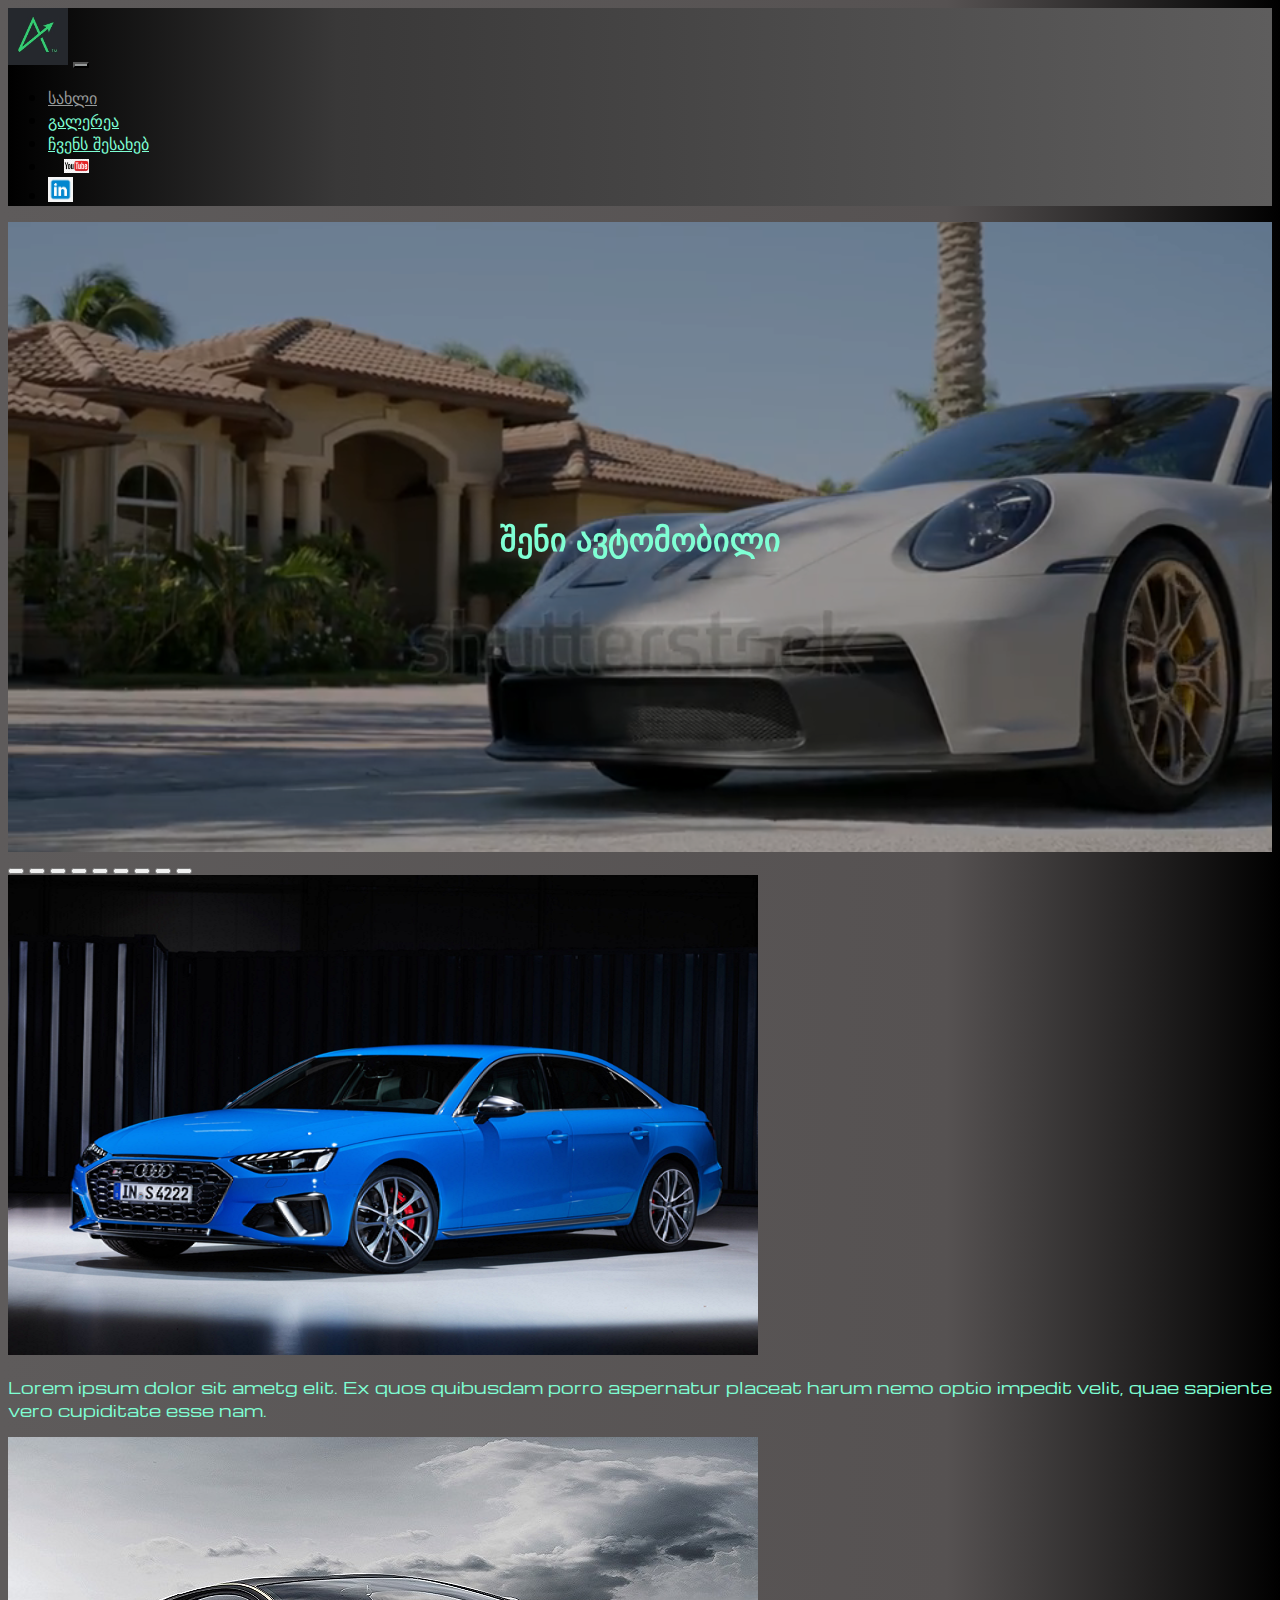
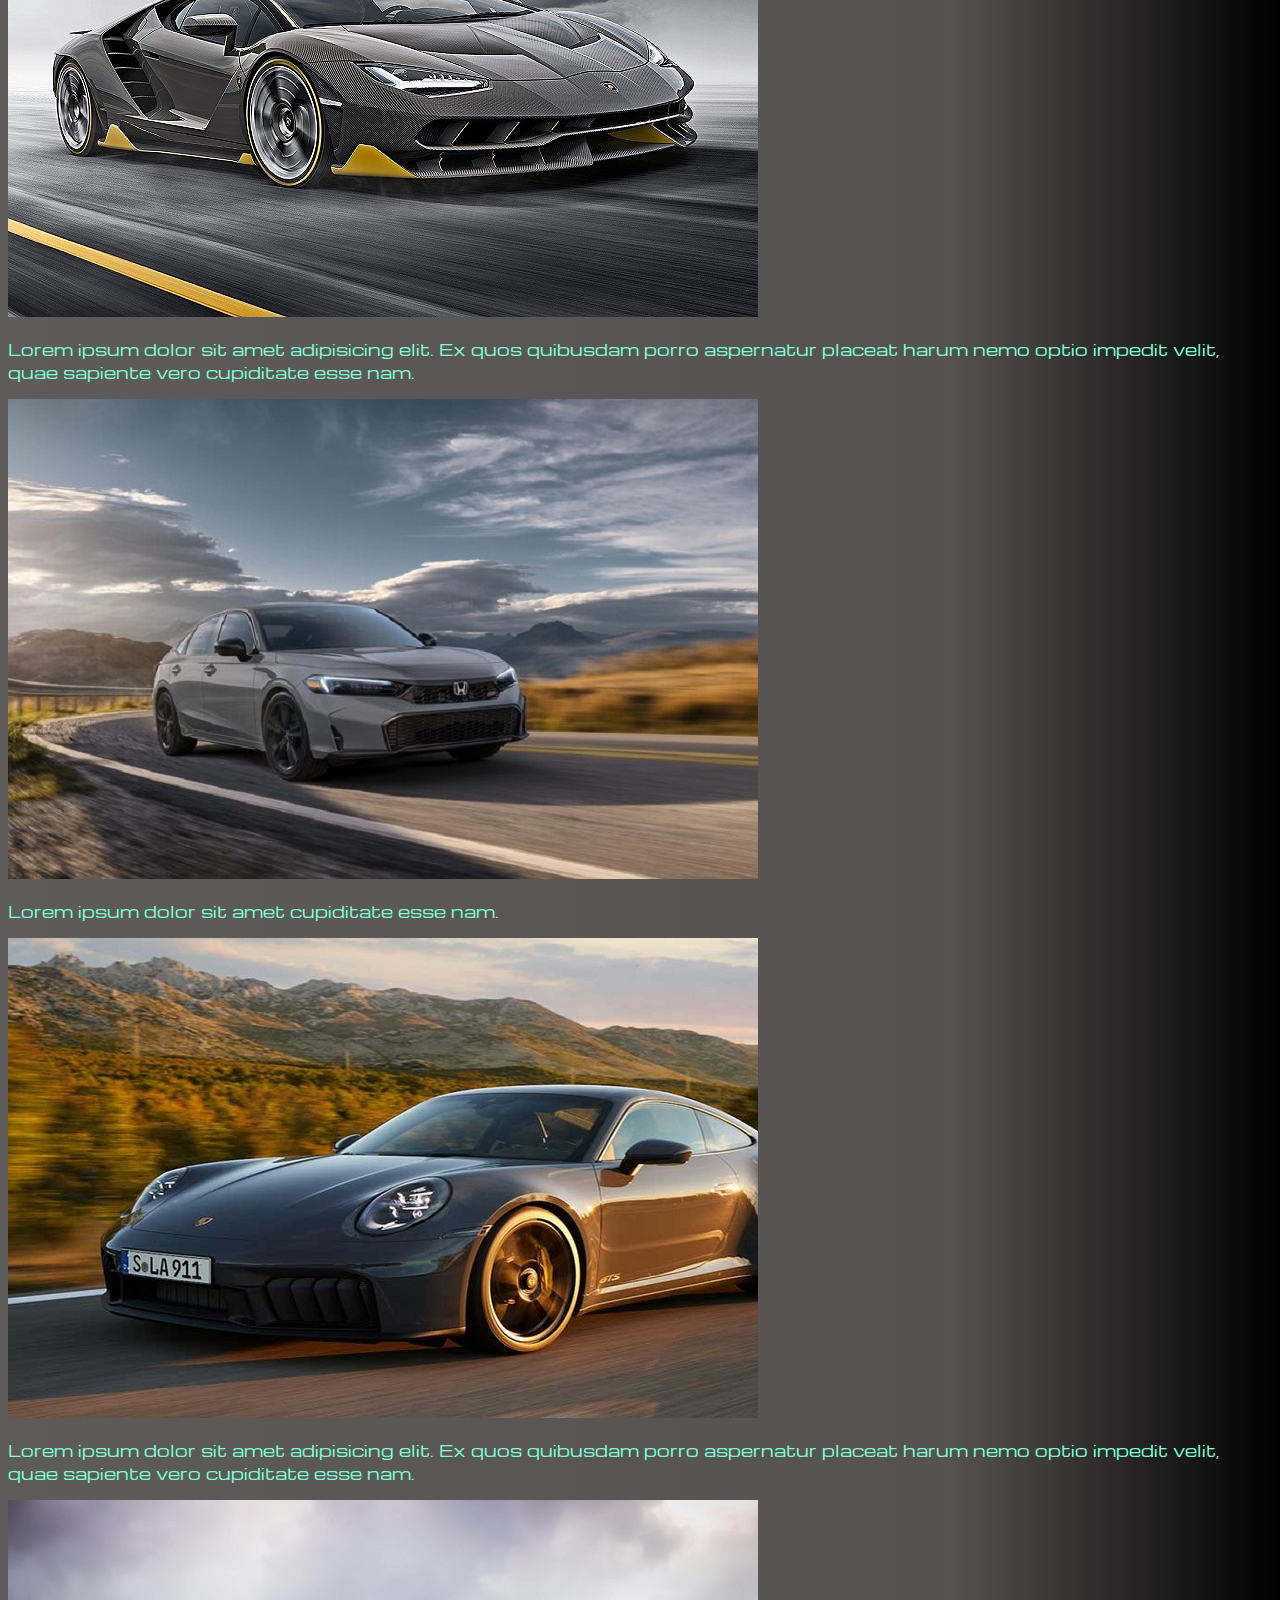
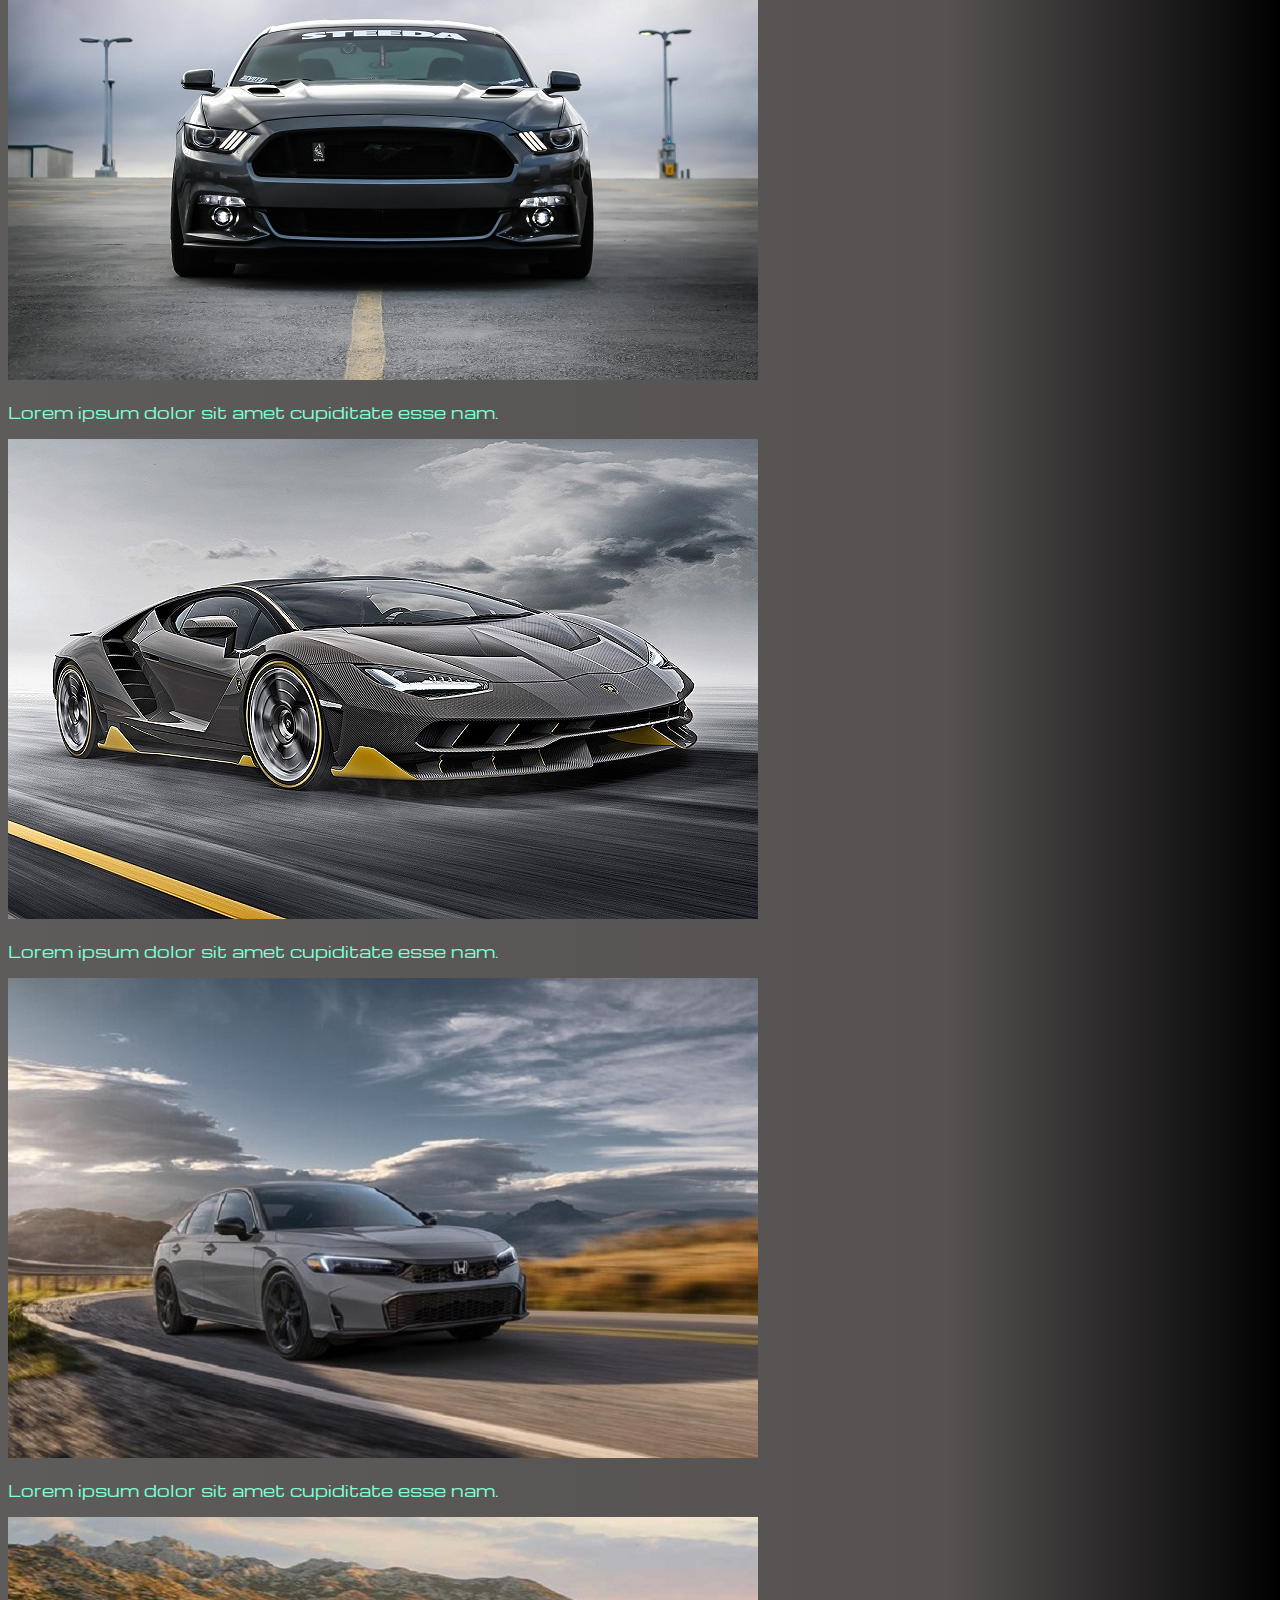
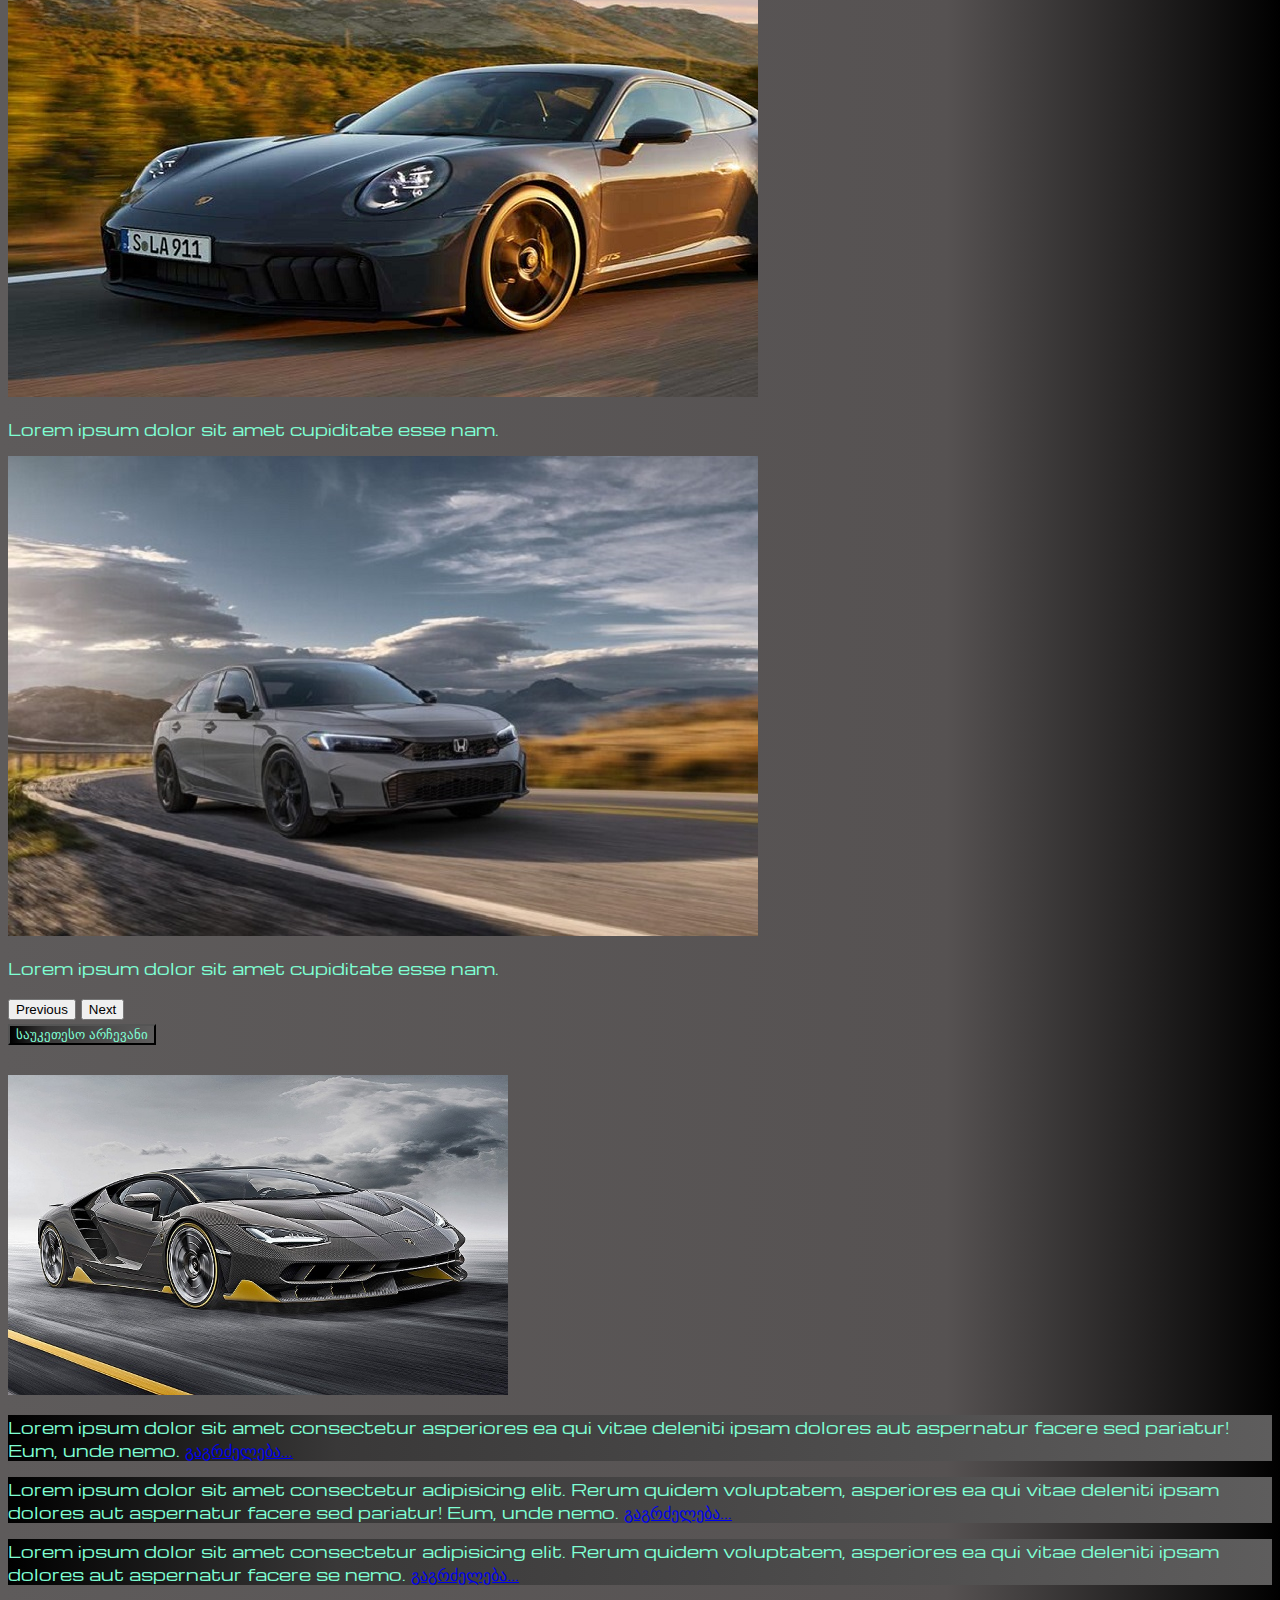
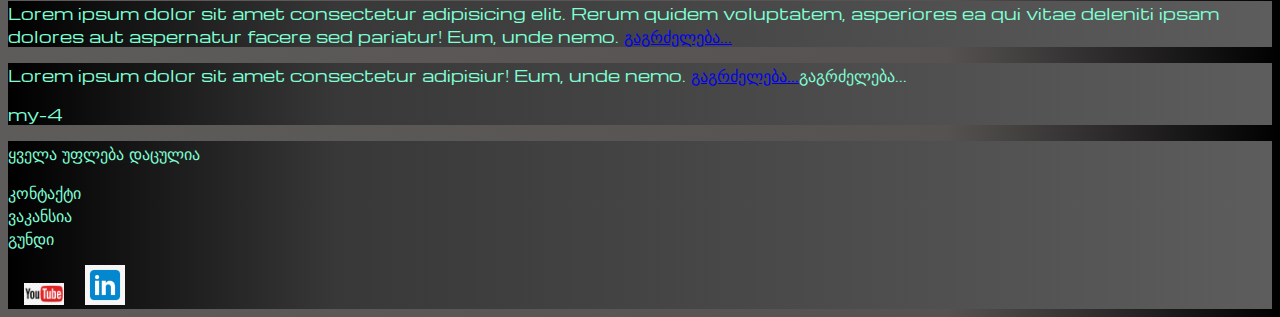
<file: index1.html>
<!DOCTYPE html>
<html lang="en">

<head>
  <meta charset="UTF-8">
  <meta name="viewport" content="width=device-width, initial-scale=1.0">
  <link href="https://cdn.jsdelivr.net/npm/bootstrap@5.2.3/dist/css/bootstrap.min.css" rel="stylesheet"
    integrity="sha384-rbsA2VBKQhggwzxH7pPCaAqO46MgnOM80zW1RWuH61DGLwZJEdK2Kadq2F9CUG65" crossorigin="anonymous">
  <link rel="stylesheet" href="sorce/styles/mycss.css">
  <link rel="stylesheet" href="sorce/styles/bgvideo.css">

  <link rel="apple-touch-icon" sizes="180x180" href="sorce/files/logo/apple-touch-icon.png">
  <link rel="icon" type="image/png" sizes="32x32" href="sorce/files/logo/favicon-32x32.png">
  <link rel="icon" type="image/png" sizes="16x16" href="sorce/files/logo/favicon-16x16.png">
  <link rel="manifest" href="sorce/files/logo/site.webmanifest">



  <title>კესანე</title>
</head>

<body>
  <header>
    <nav class="navbar navbar-expand-lg bg-dark">
      <div class="container-fluid">
        <a class="navbar-brand" href="/"><img src="sorce/images/logo.jpeg" alt="..."></a>
        <button class="navbar-toggler" type="button" data-bs-toggle="collapse" data-bs-target="#navbarNav"
          aria-controls="navbarNav" aria-expanded="false" aria-label="Toggle navigation">
          <span class="navbar-toggler-icon"></span>
        </button>
        <div class="collapse navbar-collapse" id="navbarNav">
          <ul class="navbar-nav">
            <li class="nav-item">
              <a class="nav-link active" aria-current="page" href="/">სახლი</a>
            </li>
            <li class="nav-item">
              <a class="nav-link" href="pricing.html">გალერეა</a>
            </li>
            <li class="nav-item">
              <a class="nav-link" href="pricing.html">ჩვენს შესახებ</a>
            </li>
            <li class="nav-item">
              <a class="nav-link" href="pricing.html">
                <img style="width: 25px;margin-inline: 1em;" src="sorce/images/logo youtube.png"></a>
            </li>
            <li class="nav-item">
              <a class="nav-link" href="pricing.html">
                <img style="width: 25px;" src="sorce/images/linkedin.webp"></a>
            </li>
          </ul>
        </div>
      </div>
    </nav>
  </header>

  <section>
    <div class="bgvideo">
      <video src="sorce/files/3667954177-preview.mp4" type="video/mp4" autoplay muted loop></video>
      <div class="effect"></div>
      <div class="video-text">
        <h1><b>შენი ავტომობილი</b></h1>
      </div>
    </div>


    <div class=".container-fluid mt-4">
      <div class="row">
        <div class="col-lg-1">
        </div>

        <div class="col-lg-8 col-md-12">
          <div class="row">

            <div id="carouselExampleIndicators" class="carousel slide" data-bs-ride="true">
              <div class="carousel-indicators">
                <button type="button" data-bs-target="#carouselExampleIndicators" data-bs-slide-to="0" class="active"
                  aria-current="true" aria-label="Slide 1"></button>
                <button type="button" data-bs-target="#carouselExampleIndicators" data-bs-slide-to="1"
                  aria-label="Slide 2"></button>
                <button type="button" data-bs-target="#carouselExampleIndicators" data-bs-slide-to="2"
                  aria-label="Slide 3"></button>
                <button type="button" data-bs-target="#carouselExampleIndicators" data-bs-slide-to="3"
                  aria-label="Slide 4"></button>
                <button type="button" data-bs-target="#carouselExampleIndicators" data-bs-slide-to="4"
                  aria-label="Slide 5"></button>
                <button type="button" data-bs-target="#carouselExampleIndicators" data-bs-slide-to="5"
                  aria-label="Slide 6"></button>
                <button type="button" data-bs-target="#carouselExampleIndicators" data-bs-slide-to="6"
                  aria-label="Slide 7"></button>
                <button type="button" data-bs-target="#carouselExampleIndicators" data-bs-slide-to="7"
                  aria-label="Slide 8"></button>
                <button type="button" data-bs-target="#carouselExampleIndicators" data-bs-slide-to="8"
                  aria-label="Slide 9"></button>
              </div>
              <div class="carousel-inner">
                <div class="carousel-item active">
                  <div class="d-block w-100">
                    <div class="row">
                      <div class="col-lg-6 col-md-6">
                        <img src="sorce/images/aud.png" class="w-100" alt="...">
                      </div>
                      <div class="col-lg-6 col-md-6 slide-text">
                        <p>Lorem ipsum dolor sit ametg elit. Ex quos quibusdam porro aspernatur placeat harum nemo optio
                          impedit velit, quae sapiente vero cupiditate esse nam.</p>
                      </div>
                    </div>
                  </div>
                </div>
                <div class="carousel-item">
                  <div class="d-block w-100">
                    <div class="row">
                      <div class="col-lg-6 col-md-6">
                        <img src="sorce/images/lambo.jpg" class="w-100" alt="...">
                      </div>
                      <div class="col-lg-6 col-md-6 slide-text">
                        <p>Lorem ipsum dolor sit amet adipisicing elit. Ex quos quibusdam porro aspernatur placeat harum
                          nemo optio impedit velit, quae sapiente vero cupiditate esse nam.</p>
                      </div>
                    </div>
                  </div>
                </div>
                <div class="carousel-item">
                  <div class="d-block w-100">
                    <div class="row">
                      <div class="col-lg-6 col-md-6">
                        <img src="sorce/images/honda1.jpeg" class="w-100" alt="..." />
                      </div>
                      <div class="col-lg-6 col-md-6 slide-text">
                        <p>Lorem ipsum dolor sit amet cupiditate esse nam.</p>
                      </div>
                    </div>
                  </div>
                </div>
                <div class="carousel-item">
                  <div class="d-block w-100">
                    <div class="row">
                      <div class="col-lg-6 col-md-6">
                        <img src="sorce/images/porshe.jpg" class="w-100" alt="...">
                      </div>
                      <div class="col-lg-6 col-md-6 slide-text">
                        <p>Lorem ipsum dolor sit amet adipisicing elit. Ex quos quibusdam porro aspernatur placeat harum
                          nemo optio impedit velit, quae sapiente vero cupiditate esse nam.</p>
                      </div>
                    </div>
                  </div>
                </div>
                <div class="carousel-item">
                  <div class="d-block w-100">
                    <div class="row">
                      <div class="col-lg-6 col-md-6">
                        <img src="sorce/images/mustang 1.jpeg" class="w-100" alt="..." />
                      </div>
                      <div class="col-lg-6 col-md-6 slide-text">
                        <p>Lorem ipsum dolor sit amet cupiditate esse nam.</p>
                      </div>
                    </div>
                  </div>
                </div>
                <div class="carousel-item">
                  <div class="d-block w-100">
                    <div class="row">
                      <div class="col-lg-6 col-md-6">
                        <img src="sorce/images/lambo.jpg" class="w-100" alt="..." />
                      </div>
                      <div class="col-lg-6 col-md-6 slide-text">
                        <p>Lorem ipsum dolor sit amet cupiditate esse nam.</p>
                      </div>
                    </div>
                  </div>
                </div>
                <div class="carousel-item">
                  <div class="d-block w-100">
                    <div class="row">
                      <div class="col-lg-6 col-md-6">
                        <img src="sorce/images/honda1.jpeg" class="w-100" alt="..." />
                      </div>
                      <div class="col-lg-6 col-md-6 slide-text">
                        <p>Lorem ipsum dolor sit amet cupiditate esse nam.</p>
                      </div>
                    </div>
                  </div>
                </div>
                <div class="carousel-item">
                  <div class="d-block w-100">
                    <div class="row">
                      <div class="col-lg-6 col-md-6">
                        <img src="sorce/images//porshe.jpg" class="w-100" alt="..." />
                      </div>
                      <div class="col-lg-6 col-md-6 slide-text">
                        <p>Lorem ipsum dolor sit amet cupiditate esse nam.</p>
                      </div>
                    </div>
                  </div>
                </div>
                <div class="carousel-item">
                  <div class="d-block w-100">
                    <div class="row">
                      <div class="col-lg-6 col-md-6">
                        <img src="sorce/images/honda1.jpeg" class="w-100" alt="..." />
                      </div>
                      <div class="col-lg-6 col-md-6 slide-text">
                        <p>Lorem ipsum dolor sit amet cupiditate esse nam.</p>
                      </div>
                    </div>
                  </div>
                </div>
              </div>
              <button class="carousel-control-prev" type="button" data-bs-target="#carouselExampleIndicators"
                data-bs-slide="prev">
                <span class="carousel-control-prev-icon" aria-hidden="true"></span>
                <span class="visually-hidden">Previous</span>
              </button>
              <button class="carousel-control-next" type="button" data-bs-target="#carouselExampleIndicators"
                data-bs-slide="next">
                <span class="carousel-control-next-icon" aria-hidden="true"></span>
                <span class="visually-hidden">Next</span>
              </button>
            </div>

            <div class="col-lg-12 col-md-12 text-center mt-4">
              <button type="button" class="btn btn-outline-primary btn-lg my-4">საუკეთესო არჩევანი</button>
            </div>

            <div class="col-lg-12 col-md-12 text-center mt-4">
              <p style="font-size: 30px;"><b></b></p>
            </div>
            <div class="col-lg-12 col-md-12 text-center">
              <img class="animation" style="width: 500px;" src="sorce/images/lambo.jpg">
            </div>
          </div>
        </div>

        <div class="col-lg-3 col-md-12">
          <div class="row px-3">
            <div class="col-lg-12 sidebar my-4">
              <p>Lorem ipsum dolor sit amet consectetur asperiores ea qui vitae deleniti ipsam dolores aut aspernatur
                facere sed pariatur! Eum, unde nemo. <a href="#">გაგრძელება...</a></p>
            </div>
            <div class="col-lg-12 sidebar my-4">
              <p>Lorem ipsum dolor sit amet consectetur adipisicing elit. Rerum quidem voluptatem, asperiores ea qui
                vitae deleniti ipsam dolores aut aspernatur facere sed pariatur! Eum, unde nemo. <a
                  href="#">გაგრძელება...</a></p>
            </div>
            <div class="col-lg-12 sidebar my-4">
              <p>Lorem ipsum dolor sit amet consectetur adipisicing elit. Rerum quidem voluptatem, asperiores ea qui
                vitae deleniti ipsam dolores aut aspernatur facere se nemo. <a href="#">გაგრძელება...</a></p>
            </div>
            <div class="col-lg-12 sidebar my-4">
              <p>Lorem ipsum dolor sit amet consectetur adipisicing elit. Rerum quidem voluptatem, asperiores ea qui
                vitae deleniti ipsam dolores aut aspernatur facere sed pariatur! Eum, unde nemo. <a
                  href="#">გაგრძელება...</a></p>
            </div>
            <div class="col-lg-12 sidebar my-4">
              <p>Lorem ipsum dolor sit amet consectetur adipisiur! Eum, unde nemo. <a
                  href="#">გაგრძელება...</a>გაგრძელება...</p> my-4
            </div>
          </div>
        </div>




      </div>


    </div>
  </section>

  <footer class="mt-4">
    <div class="container-fluid">
      <div class="row">
        <div class="col-lg-4 col-md-12 footer-text text-center">
          <p>ყველა უფლება დაცულია</p>
        </div>
        <div class="col-lg-4 col-md-12 footer-text text-center">
          <p>კონტაქტი<br>ვაკანსია<br>გუნდი</p>
        </div>
        <div class="col-lg-4 col-md-12 footer-text text-center">
          <a class="youtube" href="https://www.youtube.com/" target="_blank">
            <img style="width: 40px;margin-inline: 1em;" src="sorce/images/logo youtube.png"></a>
          <a href="https://www.linkedin.com/" target="_blank">
            <img style="width: 40px;" src="sorce/images/linkedin.webp" alt=""></a>
        </div>
      </div>
    </div>

  </footer>

  <script src="https://cdn.jsdelivr.net/npm/bootstrap@5.2.3/dist/js/bootstrap.bundle.min.js"
    integrity="sha384-kenU1KFdBIe4zVF0s0G1M5b4hcpxyD9F7jL+jjXkk+Q2h455rYXK/7HAuoJl+0I4"
    crossorigin="anonymous"></script>
</body>

</html>
</file>
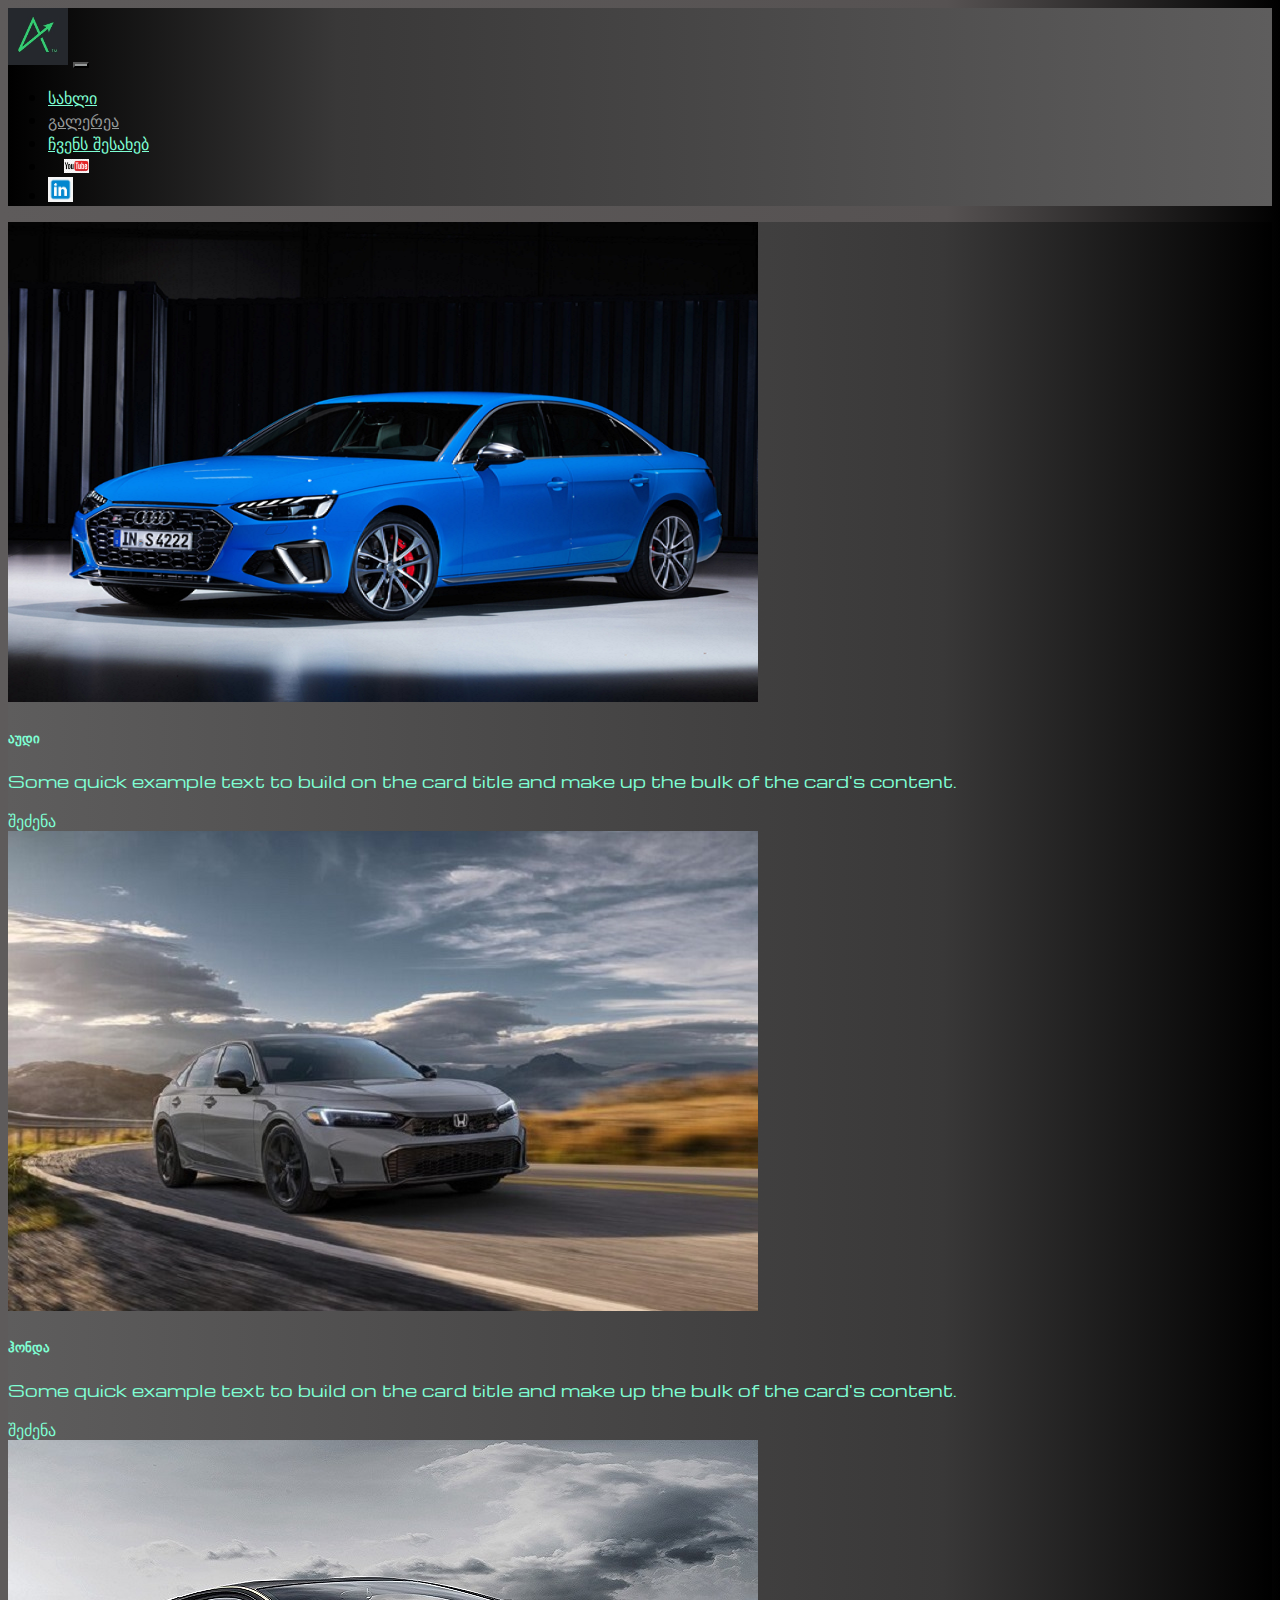
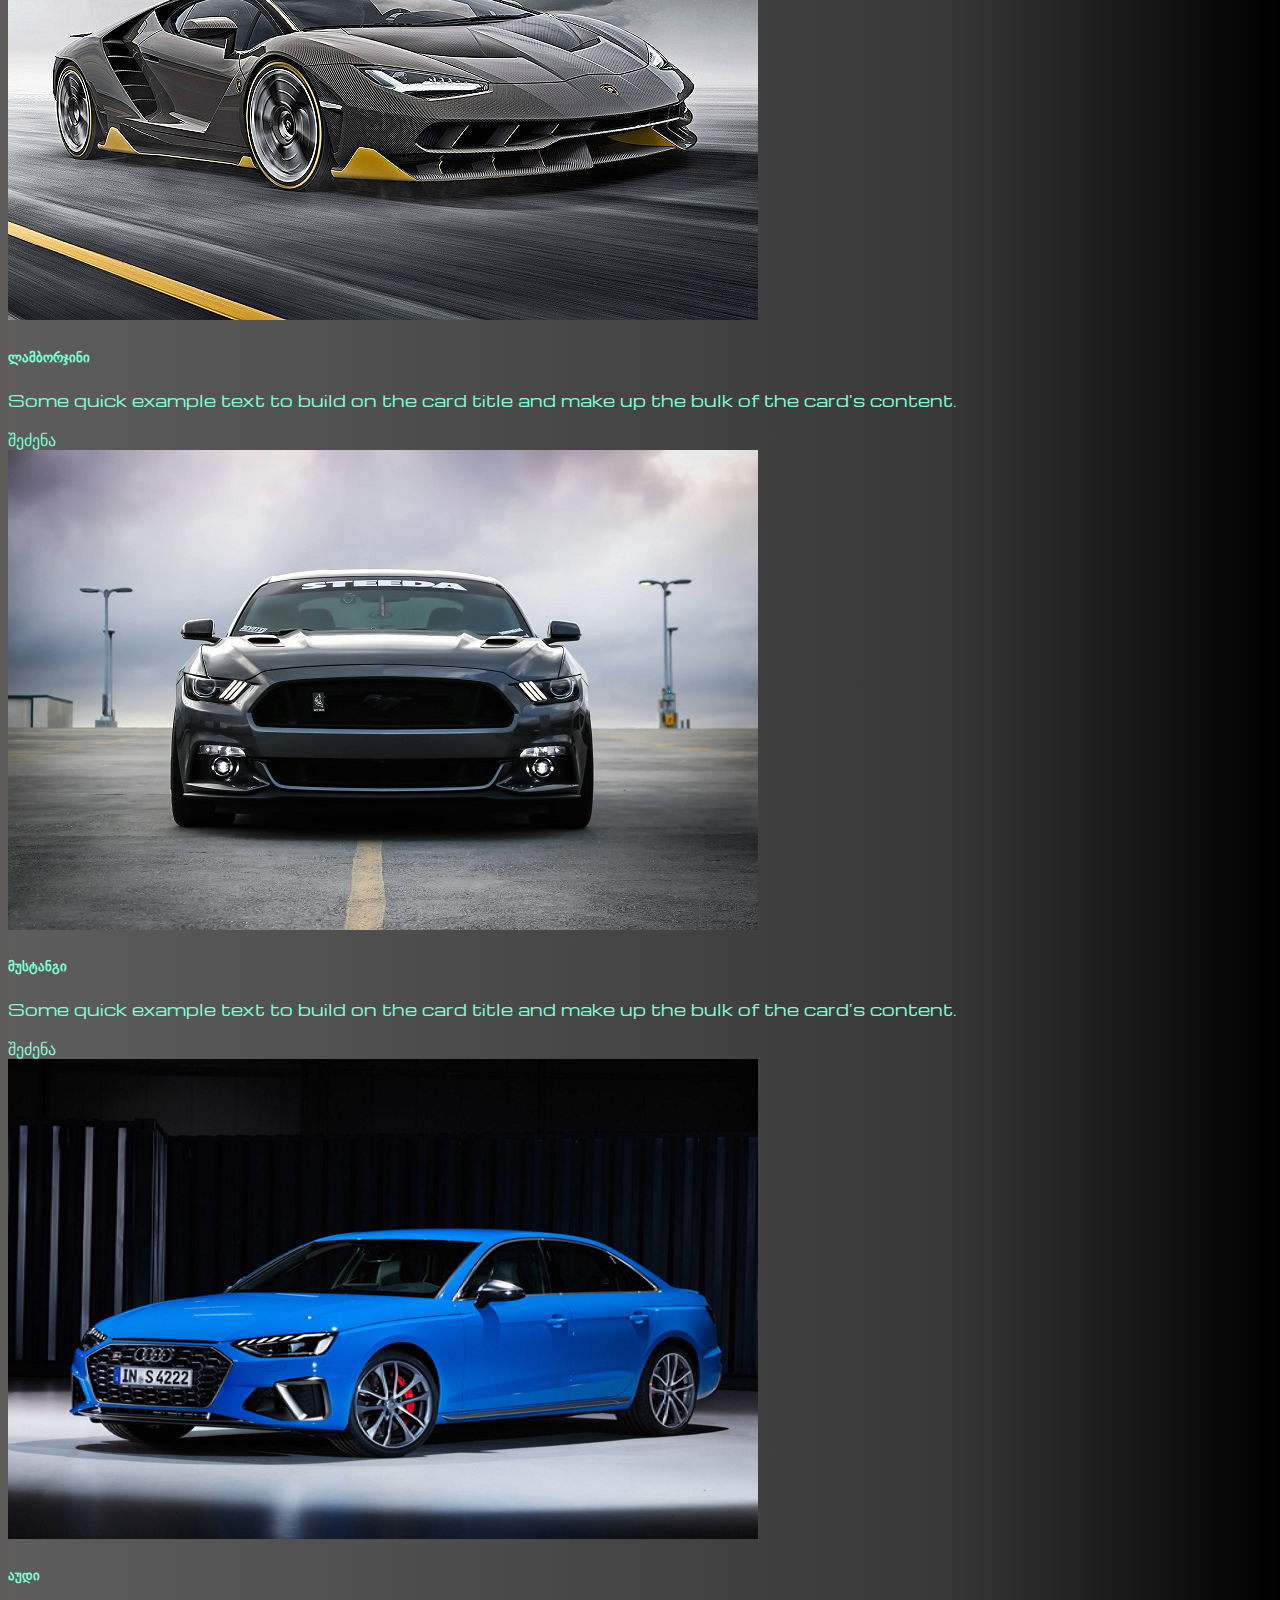
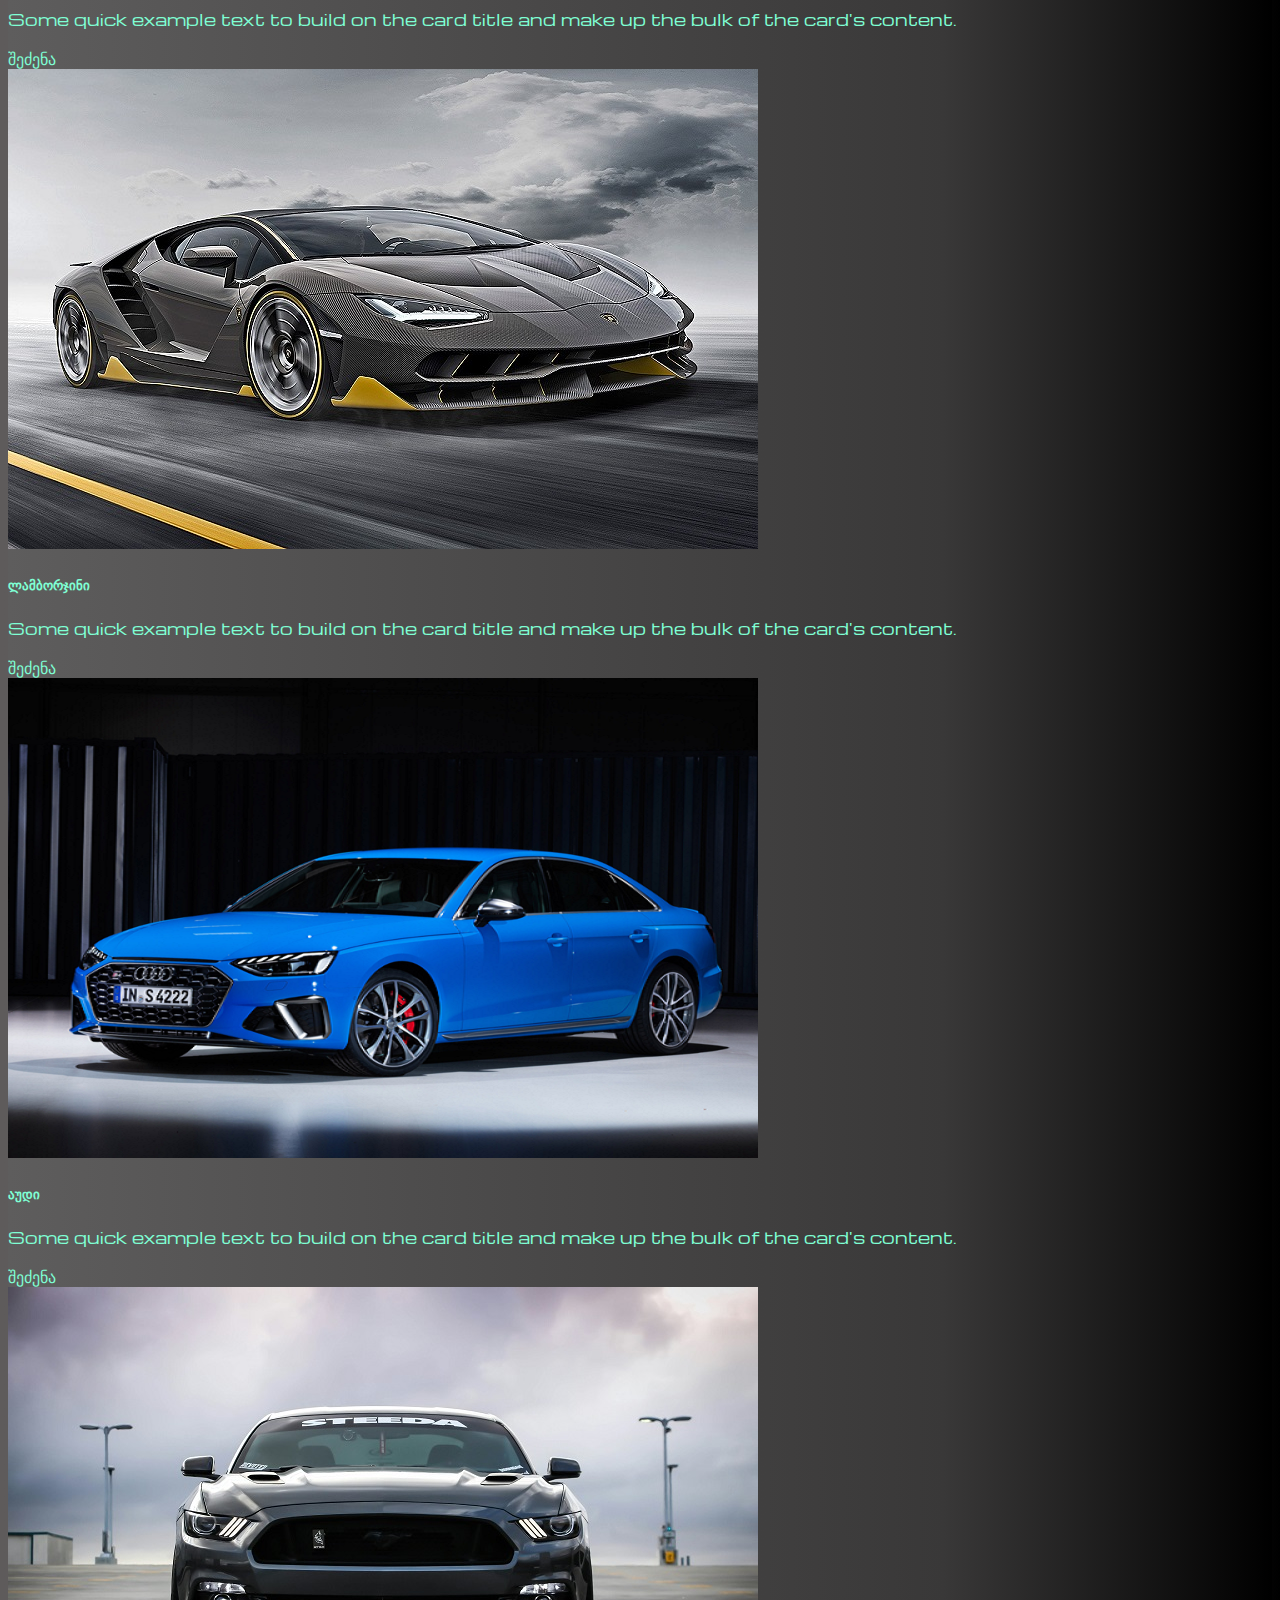
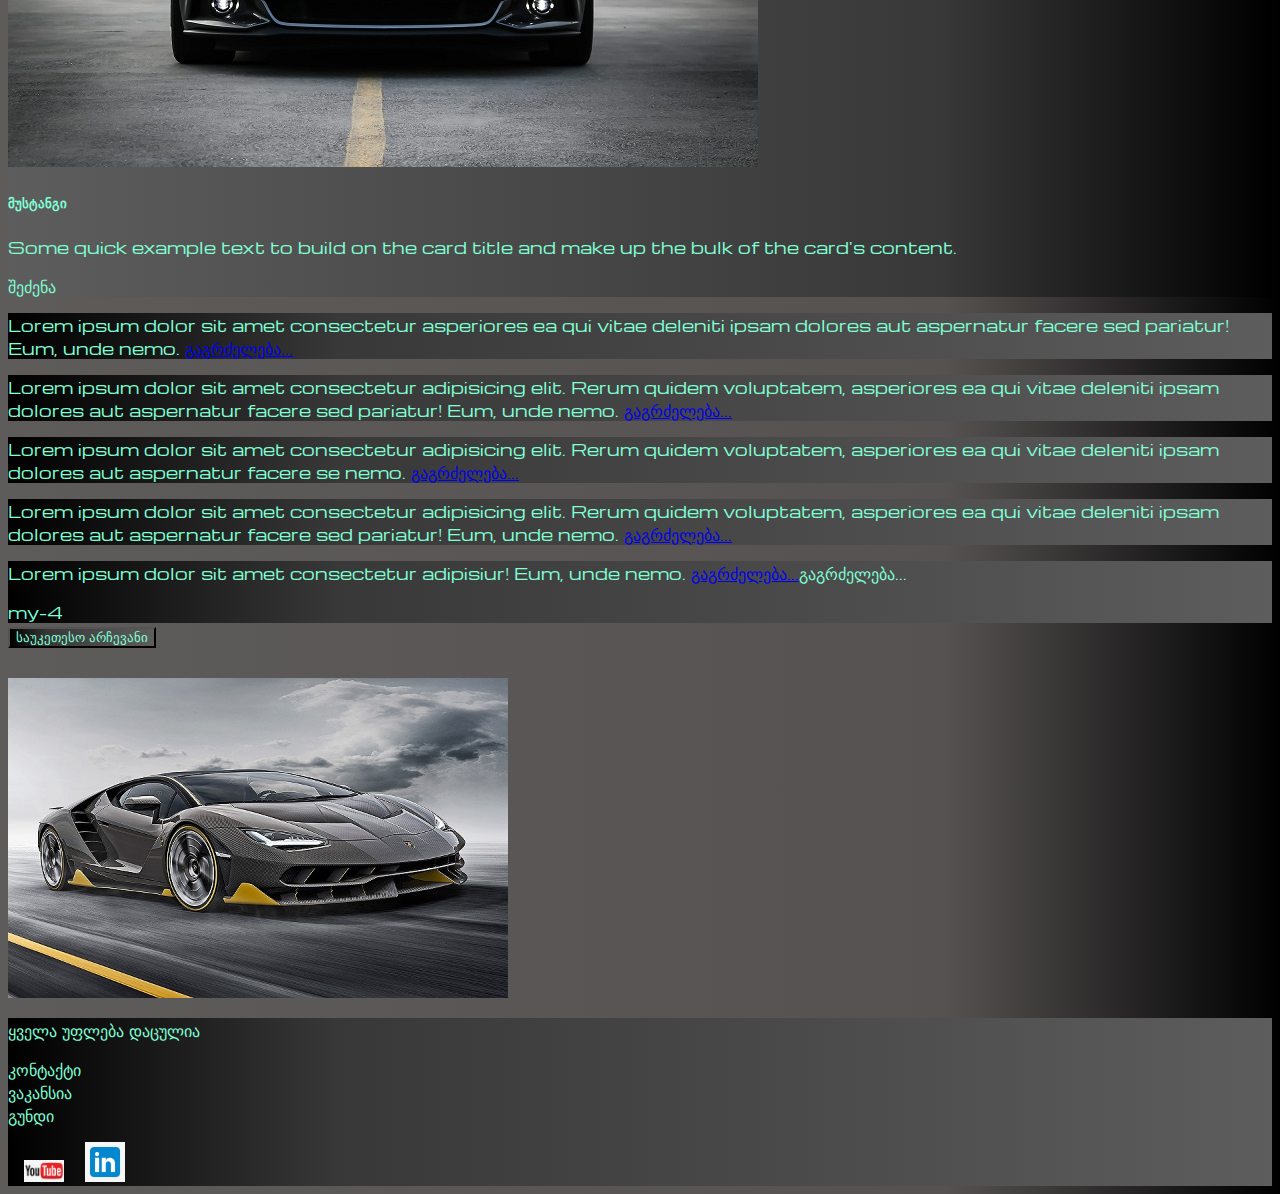
<file: pricing.html>
<!DOCTYPE html>
<html lang="en">

<head>
  <meta charset="UTF-8">
  <meta name="viewport" content="width=device-width, initial-scale=1.0">
  <link href="https://cdn.jsdelivr.net/npm/bootstrap@5.2.3/dist/css/bootstrap.min.css" rel="stylesheet"
    integrity="sha384-rbsA2VBKQhggwzxH7pPCaAqO46MgnOM80zW1RWuH61DGLwZJEdK2Kadq2F9CUG65" crossorigin="anonymous">
  <link rel="stylesheet" href="sorce/styles/mycss.css">
  

  <link rel="apple-touch-icon" sizes="180x180" href="sorce/files/logo/apple-touch-icon.png">
  <link rel="icon" type="image/png" sizes="32x32" href="sorce/files/logo/favicon-32x32.png">
  <link rel="icon" type="image/png" sizes="16x16" href="sorce/files/logo/favicon-16x16.png">
  <link rel="manifest" href="sorce/files/logo/site.webmanifest">

  <title>ტაისია</title>
</head>

<body>
  <header>
    <nav class="navbar navbar-expand-lg bg-dark">
      <div class="container-fluid">
        <a class="navbar-brand" href="/"><img src="sorce/images/logo.jpeg" alt="..."></a>
        <button class="navbar-toggler" type="button" data-bs-toggle="collapse" data-bs-target="#navbarNav"
          aria-controls="navbarNav" aria-expanded="false" aria-label="Toggle navigation">
          <span class="navbar-toggler-icon"></span>
        </button>
        <div class="collapse navbar-collapse" id="navbarNav">
          <ul class="navbar-nav">
            <li class="nav-item">
              <a class="nav-link" aria-current="page" href="/">სახლი</a>
            </li>
            <li class="nav-item">
              <a class="nav-link active " href="pricing.html">გალერეა</a>
            </li>
            <li class="nav-item">
              <a class="nav-link" href="pricing.html">ჩვენს შესახებ</a>
            </li>
            <li class="nav-item">
              <a class="nav-link" href="pricing.html">
                <img style="width: 25px;margin-inline: 1em;" src="sorce/images/logo youtube.png"></a>
            </li>
            <li class="nav-item">
              <a class="nav-link" href="pricing.html">
                <img style="width: 25px;" src="sorce/images/linkedin.webp"></a>
            </li>
          </ul>
        </div>
      </div>
    </nav>
  </header>

  <section>
    <div class=".container-fluid mt-4">
      <div class="row">
        <div class="col-lg-1">
        </div>

        <div class="col-lg-8 col-md-12">
          <div class="row">
            <div class="col-lg-4 col-md-6 mt-4">
              <div class="card">
                <a href="#"><img src="sorce/images/aud.png" class="card-img-top" alt="აუდი"></a>
                <div class="card-body">
                  <h5 class="card-title"><a href="#">აუდი</a></h5>
                  <p class="card-text"><a href="#">
                      Some quick example text to build on the card title and make up the bulk of the
                      card's content.
                    </a>
                  </p>
                  <a href="#" class="btn btn-primary">შეძენა</a>
                </div>
              </div>
            </div>
            <div class="col-lg-4 col-md-6 mt-4">
              <div class="card">
                <img src="sorce/images/honda1.jpeg" class="card-img-top" alt="ჰონდა">
                <div class="card-body">
                  <h5 class="card-title">ჰონდა</h5>
                  <p class="card-text">Some quick example text to build on the card title and make up the bulk of the
                    card's
                    content.</p>
                  <a href="#" class="btn btn-primary">შეძენა</a>
                </div>
              </div>
            </div>
            <div class="col-lg-4 col-md-6 mt-4">
              <div class="card">
                <img src="sorce/images/lambo.jpg" class="card-img-top" alt="ლამბორჯინი">
                <div class="card-body">
                  <h5 class="card-title">ლამბორჯინი</h5>
                  <p class="card-text">Some quick example text to build on the card title and make up the bulk of the
                    card's
                    content.</p>
                  <a href="#" class="btn btn-primary">შეძენა</a>
                </div>
              </div>
            </div>
            <div class="col-lg-4 col-md-6 mt-4">
              <div class="card">
                <img src="sorce/images/mustang 1.jpeg" class="card-img-top" alt="ლამბორჯინი">
                <div class="card-body">
                  <h5 class="card-title">მუსტანგი</h5>
                  <p class="card-text">Some quick example text to build on the card title and make up the bulk of the
                    card's
                    content.</p>
                  <a href="#" class="btn btn-primary">შეძენა</a>
                </div>
              </div>
            </div>
            <div class="col-lg-4 col-md-6 mt-4">
              <div class="card">
                <img src="sorce/images/aud.png" class="card-img-top" alt="აუდი">
                <div class="card-body">
                  <h5 class="card-title">აუდი</h5>
                  <p class="card-text">Some quick example text to build on the card title and make up the bulk of the
                    card's
                    content.</p>
                  <a href="#" class="btn btn-primary">შეძენა</a>
                </div>
              </div>
            </div>
            <div class="col-lg-4 col-md-6 mt-4">
              <div class="card">
                <img src="sorce/images/lambo.jpg" class="card-img-top" alt="ლამბორჯინი">
                <div class="card-body">
                  <h5 class="card-title">ლამბორჯინი</h5>
                  <p class="card-text">Some quick example text to build on the card title and make up the bulk of the
                    card's
                    content.</p>
                  <a href="#" class="btn btn-primary">შეძენა</a>
                </div>
              </div>
            </div>
            <div class="col-lg-4 col-md-6 mt-4">
              <div class="card">
                <img src="sorce/images/aud.png" class="card-img-top" alt="აუდი">
                <div class="card-body">
                  <h5 class="card-title">აუდი</h5>
                  <p class="card-text">Some quick example text to build on the card title and make up the bulk of the
                    card's
                    content.</p>
                  <a href="#" class="btn btn-primary">შეძენა</a>
                </div>
              </div>
            </div>
            <div class="col-lg-4 col-md-6 mt-4">
              <div class="card">
                <img src="sorce/images/mustang 1.jpeg" class="card-img-top" alt="ლამბორჯინი">
                <div class="card-body">
                  <h5 class="card-title">მუსტანგი</h5>
                  <p class="card-text">Some quick example text to build on the card title and make up the bulk of the
                    card's
                    content.</p>
                  <a href="#" class="btn btn-primary">შეძენა</a>
                </div>
              </div>
            </div>
          </div>
        </div>

        <div class="col-lg-3 col-md-12">
          <div class="row px-3">
            <div class="col-lg-12 sidebar my-4">
              <p>Lorem ipsum dolor sit amet consectetur asperiores ea qui vitae deleniti ipsam dolores aut aspernatur
                facere sed pariatur! Eum, unde nemo. <a href="#">გაგრძელება...</a></p>
            </div>
            <div class="col-lg-12 sidebar my-4">
              <p>Lorem ipsum dolor sit amet consectetur adipisicing elit. Rerum quidem voluptatem, asperiores ea qui
                vitae deleniti ipsam dolores aut aspernatur facere sed pariatur! Eum, unde nemo. <a
                  href="#">გაგრძელება...</a></p>
            </div>
            <div class="col-lg-12 sidebar my-4">
              <p>Lorem ipsum dolor sit amet consectetur adipisicing elit. Rerum quidem voluptatem, asperiores ea qui
                vitae deleniti ipsam dolores aut aspernatur facere se nemo. <a href="#">გაგრძელება...</a></p>
            </div>
            <div class="col-lg-12 sidebar my-4">
              <p>Lorem ipsum dolor sit amet consectetur adipisicing elit. Rerum quidem voluptatem, asperiores ea qui
                vitae deleniti ipsam dolores aut aspernatur facere sed pariatur! Eum, unde nemo. <a
                  href="#">გაგრძელება...</a></p>
            </div>
            <div class="col-lg-12 sidebar my-4">
              <p>Lorem ipsum dolor sit amet consectetur adipisiur! Eum, unde nemo. <a
                  href="#">გაგრძელება...</a>გაგრძელება...</p> my-4
            </div>
          </div>
        </div>




      </div>
      <div class="col-lg-12 col-md-12 text-center mt-4">
        <button type="button" class="btn btn-outline-primary btn-lg my-4">საუკეთესო არჩევანი</button>
      </div>

      <div class="col-lg-12 col-md-12 text-center mt-4">
        <p style="font-size: 30px;"><b></b></p>
      </div>
      <div class="col-lg-12 col-md-12 text-center">
        <img class="animation" style="width: 500px;" src="sorce/images/lambo.jpg">
      </div>


    </div>
  </section>

  <footer class="mt-4">
    <div class="container-fluid">
      <div class="row">
        <div class="col-lg-4 col-md-12 footer-text text-center">
          <p>ყველა უფლება დაცულია</p>
        </div>
        <div class="col-lg-4 col-md-12 footer-text text-center">
          <p>კონტაქტი<br>ვაკანსია<br>გუნდი</p>
        </div>
        <div class="col-lg-4 col-md-12 footer-text text-center">
          <img style="width: 40px;margin-inline: 1em;" src="sorce/images/logo youtube.png" alt="">
          <img style="width: 40px;" src="sorce/images/linkedin.webp" alt="">
        </div>
      </div>
    </div>
  </footer>

  <script src="https://cdn.jsdelivr.net/npm/bootstrap@5.2.3/dist/js/bootstrap.bundle.min.js"
    integrity="sha384-kenU1KFdBIe4zVF0s0G1M5b4hcpxyD9F7jL+jjXkk+Q2h455rYXK/7HAuoJl+0I4"
    crossorigin="anonymous"></script>
</body>

</html>
</file>
